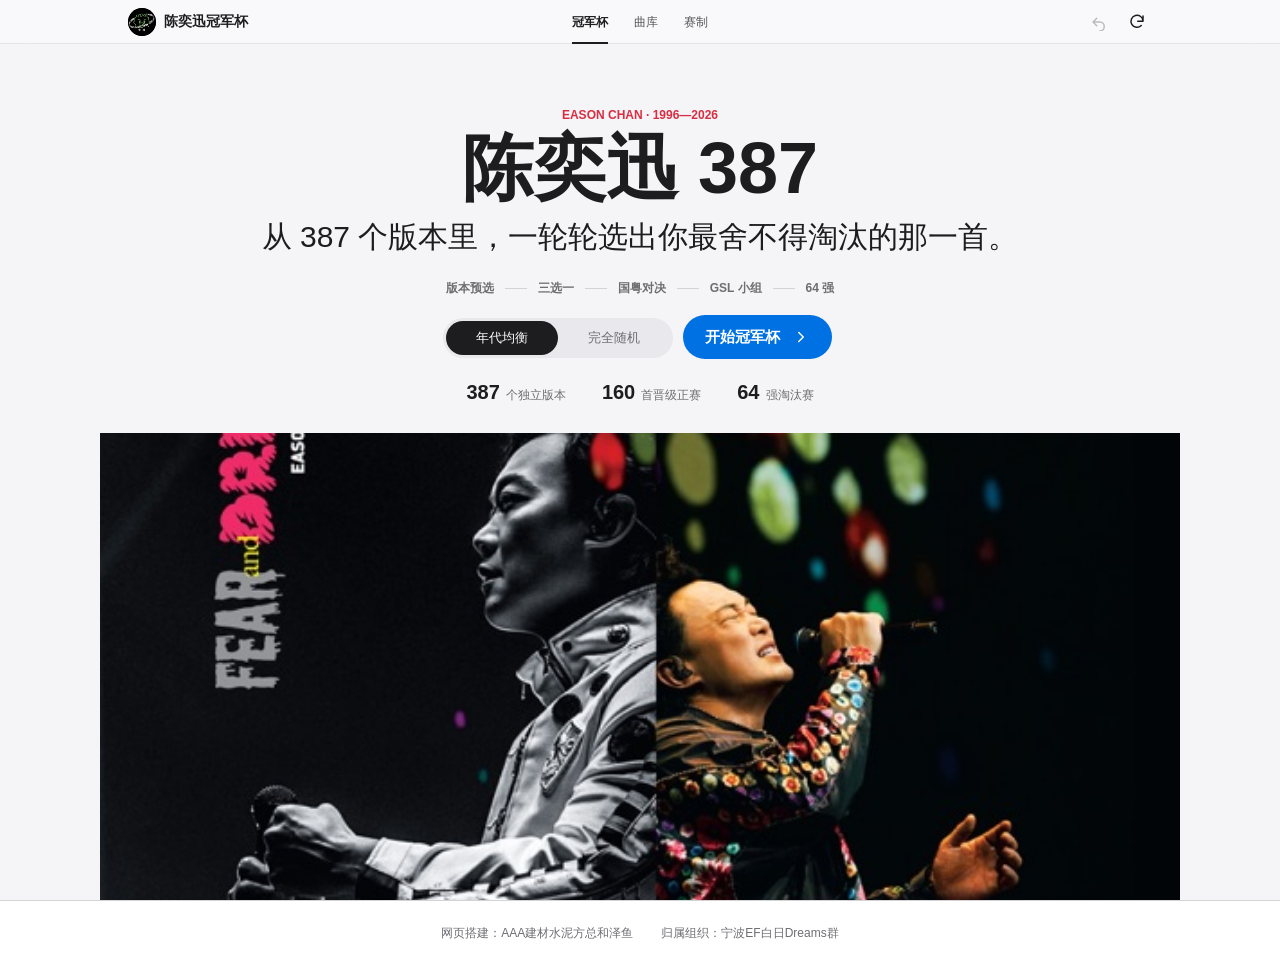
<file: index.html>
<!doctype html>
<html lang="zh-CN">
<head>
  <meta charset="UTF-8">
  <meta name="viewport" content="width=device-width, initial-scale=1.0">
  <meta name="theme-color" content="#f5f5f7">
  <link rel="manifest" href="manifest.webmanifest">
  <link rel="icon" type="image/png" href="assets/branding/ningbo-ef-logo-square.png">
  <title>陈奕迅 387 | 私人冠军杯</title>
  <link rel="stylesheet" href="styles.css">
</head>
<body>
  <header class="topbar">
    <a class="brand" href="#" aria-label="返回首页"><img class="brand-logo" src="assets/branding/ningbo-ef-logo-square.png" alt=""><span>陈奕迅冠军杯</span></a>
    <nav class="view-tabs" aria-label="页面视图">
      <button class="tab-button active" data-view="game">冠军杯</button>
      <button class="tab-button" data-view="library">曲库</button>
      <button class="tab-button" data-view="method">赛制</button>
    </nav>
    <div class="toolbar">
      <button class="icon-button" id="undoButton" title="撤销上一步" aria-label="撤销上一步" disabled>
        <svg viewBox="0 0 24 24" aria-hidden="true"><path d="M9 7 4 12l5 5M5 12h8a6 6 0 1 1 0 12"/></svg>
      </button>
      <button class="icon-button" id="restartButton" title="重新开始" aria-label="重新开始">
        <svg viewBox="0 0 24 24" aria-hidden="true"><path d="M20 11a8 8 0 1 0-2.34 5.66M20 4v7h-7"/></svg>
      </button>
    </div>
  </header>

  <main>
    <section class="view active" id="gameView">
      <div id="setupScreen" class="setup-screen">
        <div class="cover-stage" aria-hidden="true">
          <img src="assets/covers/1831490372.jpg" alt="">
          <div class="record"><span></span></div>
          <div class="cover-caption"><span data-catalog-size>387</span> VERSIONS · ONE CHAMPION</div>
        </div>
        <div class="setup-copy">
          <p class="eyebrow">EASON CHAN · 1996—2026</p>
          <h1>陈奕迅 <span data-catalog-size>387</span></h1>
          <p class="hero-subtitle">从 <span data-catalog-size>387</span> 个版本里，一轮轮选出你最舍不得淘汰的那一首。</p>
          <div class="format-strip" aria-label="比赛阶段">
            <span>版本预选</span><i></i><span>三选一</span><i></i><span>国粤对决</span><i></i><span>GSL 小组</span><i></i><span>64 强</span>
          </div>
          <div class="mode-control" role="group" aria-label="编组方式">
            <button class="mode-button active" data-mode="balanced">年代均衡</button>
            <button class="mode-button" data-mode="random">完全随机</button>
          </div>
          <button class="primary-button" id="startButton">开始冠军杯<svg viewBox="0 0 24 24" aria-hidden="true"><path d="m9 18 6-6-6-6"/></svg></button>
          <button class="resume-button hidden" id="resumeButton">继续上次赛程</button>
          <dl class="game-facts">
            <div><dt data-catalog-size>387</dt><dd>个独立版本</dd></div>
            <div><dt>160</dt><dd>首晋级正赛</dd></div>
            <div><dt>64</dt><dd>强淘汰赛</dd></div>
          </dl>
        </div>
      </div>

      <div id="stageScreen" class="match-screen hidden">
        <div class="match-head">
          <div><p class="eyebrow" id="stageKicker"></p><h2 id="stageTitle"></h2><p class="stage-rule" id="stageRule"></p></div>
          <div class="match-counter"><strong id="stageNumber">01</strong><span id="stageTotal"></span></div>
        </div>
        <div class="progress-track" aria-label="比赛进度"><span id="progressBar"></span></div>
        <div class="group-grid" id="groupGrid"></div>
        <div class="stage-submit-wrap"><button class="primary-button stage-submit" id="stageSubmit" disabled>选出这一首</button></div>
        <div class="decision-ticker"><span id="remainingText"></span><span class="ticker-line"></span><span id="survivorText"></span></div>
      </div>

      <div id="championScreen" class="champion-screen hidden">
        <div class="champion-hero">
          <div class="champion-art"><img id="championCover" src="assets/covers/1831490372.jpg" alt="冠军歌曲封面"><span class="champion-ring"></span><span class="champion-number">01</span></div>
          <div class="champion-copy">
            <p class="eyebrow">YOUR EASON CHAMPION</p><h2 id="championTitle"></h2><p id="championPath" class="champion-path"></p>
            <div class="champion-actions"><button class="primary-button" id="copyButton">复制冠军结果</button><button class="secondary-button" id="downloadSummaryButton">生成结果图</button><button class="secondary-button" id="playAgainButton">再选一次</button></div>
            <div class="finalists" id="finalists"></div>
          </div>
        </div>
        <section class="champion-story" aria-labelledby="storyTitle">
          <div class="story-heading"><div><p class="eyebrow">YOUR CHAMPION MAP</p><h3 id="storyTitle">这首歌怎么走到了最后</h3></div><p>它一路赢过谁、哪一票让你想得最久，以及最后四强都在这里。</p></div>
          <div class="story-stage">
            <div class="story-lane story-lane-left"><p class="story-lane-title">冠军之路</p><div id="championRoad"></div></div>
            <article class="story-champion" id="storyChampion"></article>
            <div class="story-lane story-lane-right"><p class="story-lane-title">最难放下</p><div id="emotionalMatches"></div></div>
          </div>
          <div class="story-finals" id="storyFinals"></div>
        </section>
        <section class="ai-analysis" aria-labelledby="aiAnalysisTitle">
          <div class="ai-analysis-heading">
            <div><p class="eyebrow">DEEPSEEK PRO 赛后解析</p><h3 id="aiAnalysisTitle">从每一次取舍里再看一遍</h3></div>
            <div class="ai-analysis-action">
              <button class="primary-button" id="analyzeChoicesButton" type="button">生成 DeepSeek Pro 解析</button>
              <p>只发送冠军、四强和 12 场代表性对局的匿名汇总，不发送完整投票记录。</p>
            </div>
          </div>
          <div class="ai-analysis-status" id="aiAnalysisStatus" role="status" aria-live="polite"></div>
          <article class="ai-analysis-result hidden" id="aiAnalysisResult">
            <p class="ai-analysis-kicker">你的选择侧写</p>
            <h4 id="aiAnalysisHeadline"></h4>
            <p class="ai-analysis-summary" id="aiAnalysisSummary"></p>
            <ol class="ai-analysis-observations" id="aiAnalysisObservations"></ol>
            <section class="ai-analysis-comparisons hidden" id="aiAnalysisComparisonsWrap" aria-labelledby="aiAnalysisComparisonsTitle">
              <p class="ai-analysis-comparisons-title" id="aiAnalysisComparisonsTitle">关键歌曲对比</p>
              <div id="aiAnalysisComparisons"></div>
            </section>
            <p class="ai-analysis-closing" id="aiAnalysisClosing"></p>
          </article>
        </section>
        <section class="season-summary" aria-labelledby="summaryTitle">
          <div class="summary-heading"><div><p class="eyebrow">YOUR VOTING STORY</p><h3 id="summaryTitle">回头看看你都淘汰了谁</h3></div><p>每一轮的选择都记在这里，可以按阶段慢慢回看。</p></div>
          <div class="summary-stats" id="summaryStats"></div>
          <div class="summary-highlight" id="summaryHighlight"></div>
          <div class="summary-toolbar"><div class="filter-pills" id="summaryFilters"></div><button class="secondary-button hidden" id="exportVotesButton">导出完整记录</button></div>
          <div class="vote-timeline" id="voteTimeline"></div>
        </section>
      </div>
    </section>

    <section class="view library-view" id="libraryView">
      <div class="section-heading"><div><p class="eyebrow">THE <span data-catalog-size>387</span></p><h2>完整版本曲库</h2></div><p>同名歌曲按不同 Spotify Track ID 分开参赛。录音室、现场和特别版本都会保留；重制版和已经确认的重复版本不参赛。</p></div>
      <div class="library-toolbar"><input id="librarySearch" type="search" placeholder="搜索歌曲、版本或专辑" aria-label="搜索歌曲、版本或专辑"><div class="filter-pills" id="libraryFilters"><button class="active" data-filter="all">全部</button><button data-filter="studio">录音室</button><button data-filter="live">现场</button><button data-filter="fear">F&amp;D</button></div></div>
      <div class="library-grid" id="libraryGrid"></div>
    </section>

    <section class="view method-view" id="methodView">
      <div class="section-heading"><div><p class="eyebrow">FORMAT &amp; SOURCES</p><h2>怎么从曲库走到冠军</h2></div><p>先处理同名版本和国粤版本，再进入小组赛和淘汰赛。复活机会只出现在前半程。</p></div>
      <div class="method-grid format-method">
        <article><span>01</span><h3>版本预选</h3><p>同一首歌有多个录音室或现场版本时，先选出一个代表。《六月飞霜》也会单独选版本。</p></article>
        <article><span>02</span><h3>三选一海选</h3><p>其余版本大多三选一，产生 151 个席位；国粤对应曲先留在候场区。</p></article>
        <article><span>03</span><h3>国粤对决</h3><p>七组国粤对应曲各选一首，再和《六月飞霜》一起补齐 160 强。</p></article>
        <article><span>04</span><h3>GSL 小组赛</h3><p>40 个小组采用两胜晋级、两负出局；小组第二还要参加最后机会赛。</p></article>
        <article><span>05</span><h3>淘汰赛</h3><p>64 强前两轮允许输一次，16 强起单场定胜负，最后四强用 Page 赛制决出冠军。</p></article>
      </div>
      <div class="source-band"><div><span class="source-stat" data-catalog-size>387</span><span>个参赛版本</span></div><div><span class="source-stat">104</span><span>张对应专辑封面</span></div><div><span class="source-stat">5+</span><span>个平台交叉核对</span></div></div>
      <div class="source-links">
        <a href="version-review.html">同名版本审查表 →</a>
        <a href="https://musiccup.app" target="_blank" rel="noreferrer">赛制参考：MusicCup ↗</a>
        <a href="https://music.apple.com/hk/artist/%E9%99%B3%E5%A5%95%E8%BF%85/137938148" target="_blank" rel="noreferrer">专辑、封面与试听：Apple Music ↗</a>
        <a href="https://open.spotify.com/artist/2QcZxAgcs2I1q7CtCkl6MI" target="_blank" rel="noreferrer">热门曲目交叉核对：Spotify ↗</a>
        <a href="https://search.bilibili.com/all?keyword=%E9%99%88%E5%A5%95%E8%BF%85%20%E7%BB%8F%E5%85%B8%E6%AD%8C%E6%9B%B2&order=click" target="_blank" rel="noreferrer">中文热度交叉核对：哔哩哔哩 ↗</a>
      </div>
      <p class="disclaimer">平台热度只用于选入曲库，不在游戏中显示名次或伪精确分数。歌曲、封面与试听版权归原权利人所有。</p>
    </section>
  </main>
  <footer class="site-footer">
    <p>网页搭建：AAA建材水泥方总和泽鱼</p>
    <p>归属组织：宁波EF白日Dreams群</p>
  </footer>
  <div class="result-poster-modal hidden" id="resultPosterModal" role="dialog" aria-modal="true" aria-labelledby="resultPosterTitle">
    <div class="result-poster-dialog">
      <div class="result-poster-head">
        <div><p class="eyebrow">SHARE YOUR CHAMPION</p><h2 id="resultPosterTitle">保存你的冠军之路</h2></div>
        <button class="poster-close-button" id="closePosterButton" type="button" aria-label="关闭结果图预览">×</button>
      </div>
      <div class="result-poster-stage" id="resultPosterStage" aria-live="polite">
        <div class="poster-generating" id="posterGenerating"><span></span><strong>正在生成高清结果图</strong><p>正在整理冠军、四强、夺冠之路和网站二维码。</p></div>
        <img class="result-poster-preview hidden" id="resultPosterPreview" src="assets/branding/result-poster-background.jpg" alt="个人冠军杯结果图">
      </div>
      <p class="poster-mobile-hint" id="posterMobileHint">手机可使用系统分享；在微信或QQ内无法下载时，可长按上方图片保存。</p>
      <div class="result-poster-actions">
        <button class="primary-button" id="sharePosterButton" type="button" disabled>分享图片</button>
        <button class="secondary-button" id="savePosterButton" type="button" disabled>保存图片</button>
        <button class="secondary-button" id="cancelPosterButton" type="button">返回总结</button>
      </div>
    </div>
  </div>
  <div class="toast" id="toast" role="status" aria-live="polite"></div><audio id="previewAudio" preload="none"></audio>
  <script src="music-data.js"></script><script src="spotify-catalog.js"></script><script src="spotify-media.js"></script><script src="track-previews.js"></script><script src="review-exclusions.js"></script><script src="version-review-decisions.js"></script><script src="result-poster.js"></script><script src="app.js"></script>
</body>
</html>
</file>
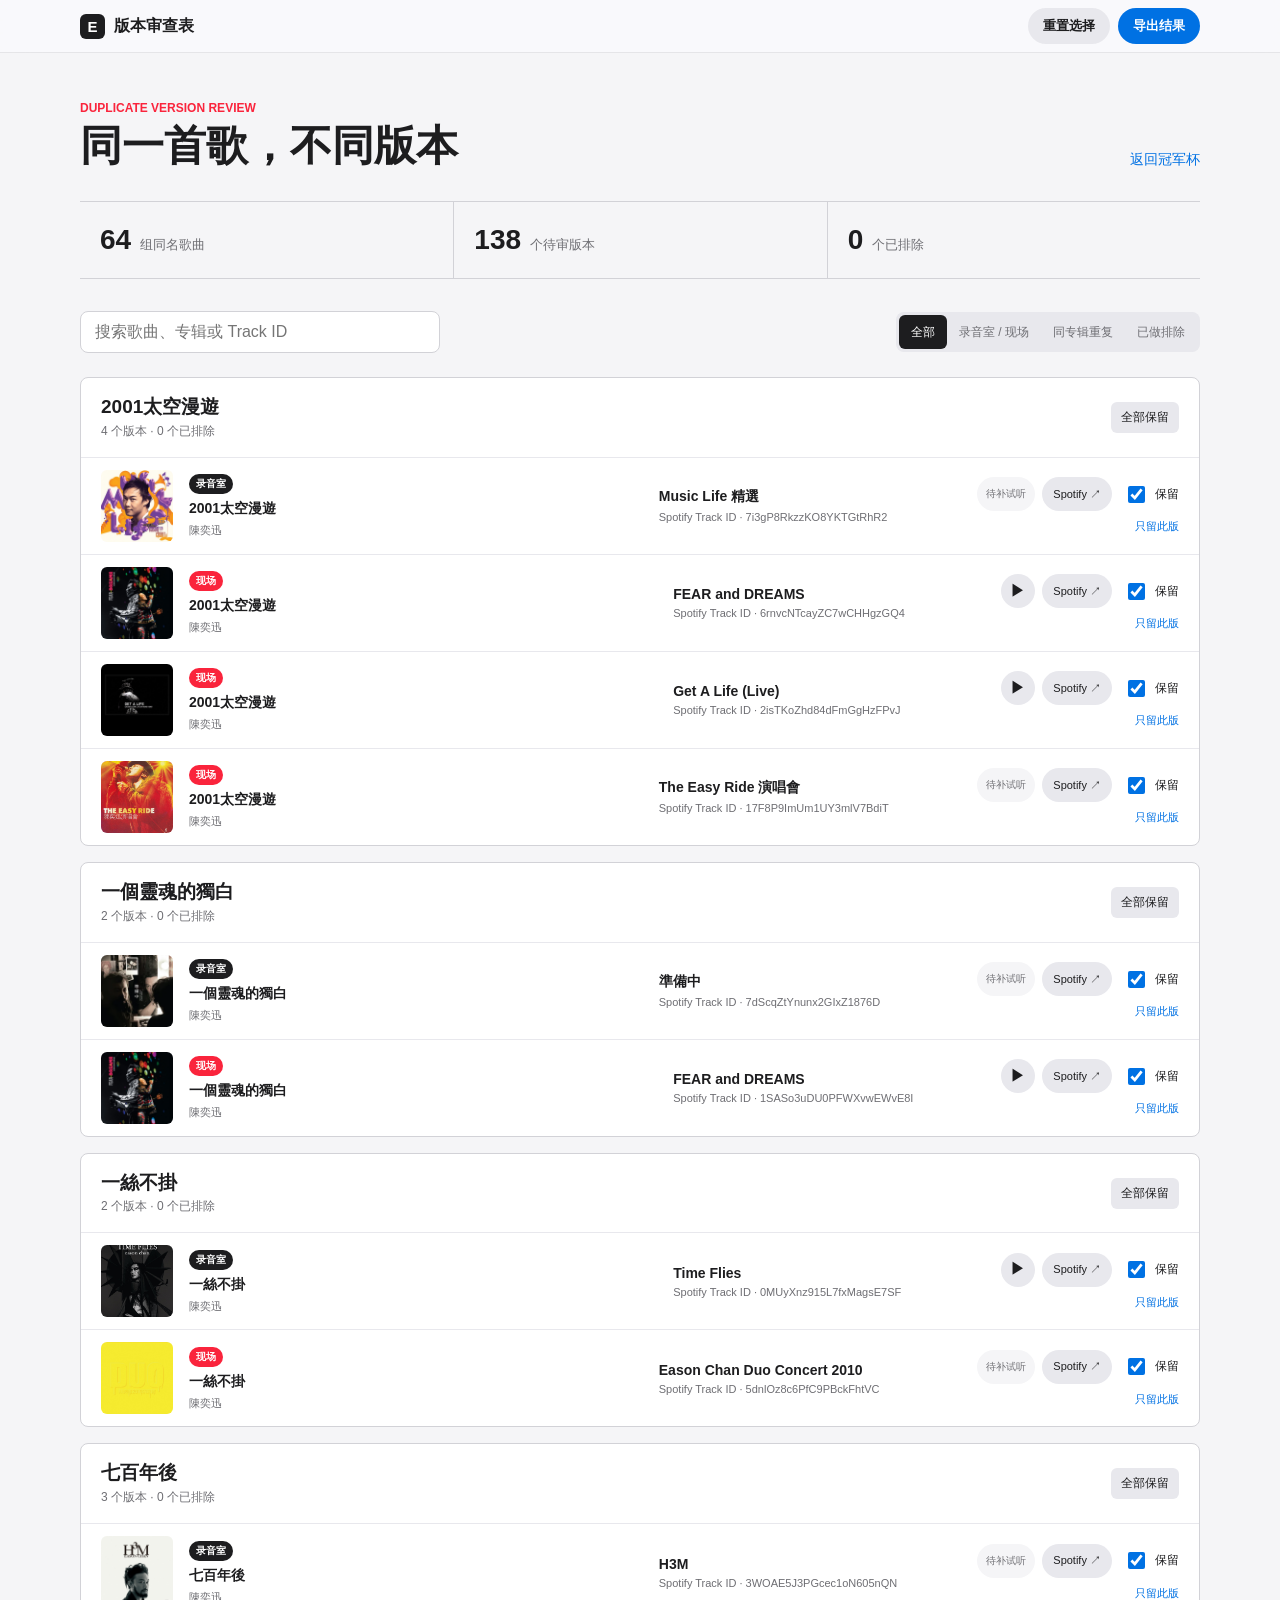
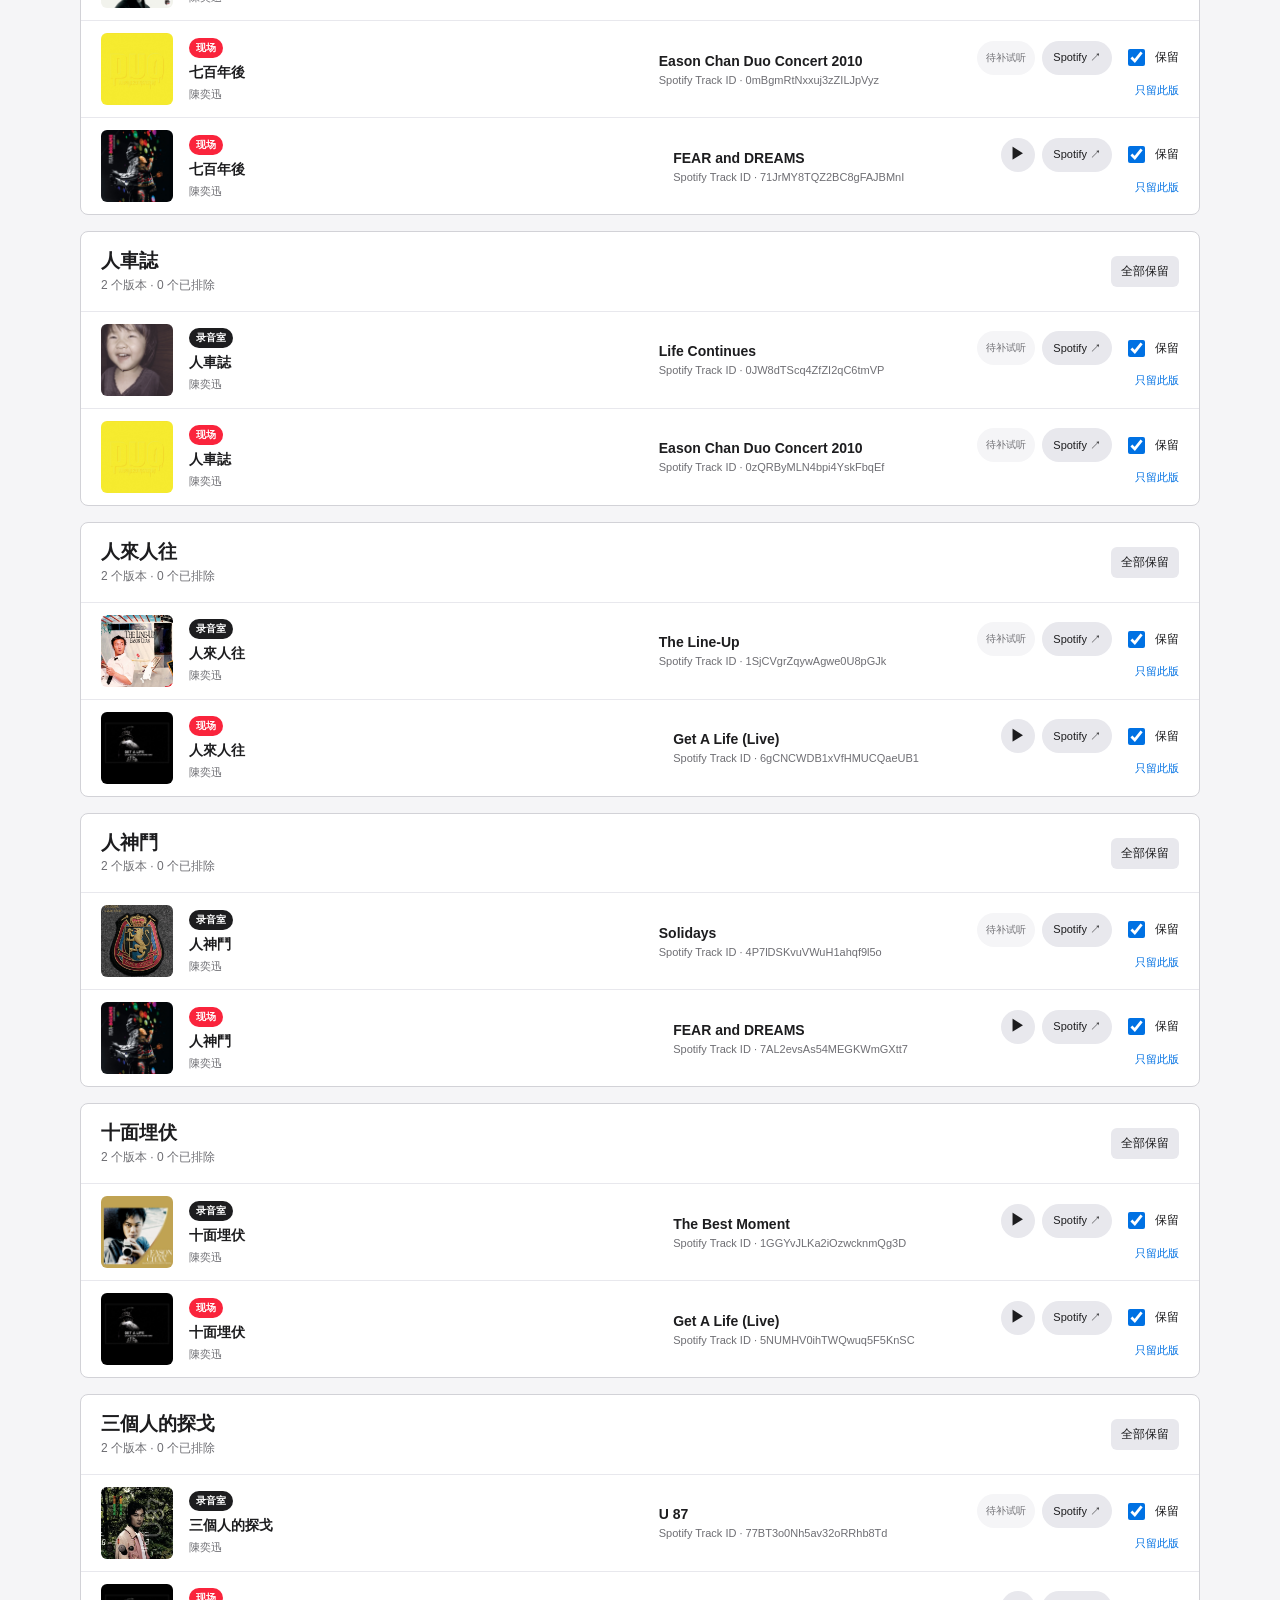
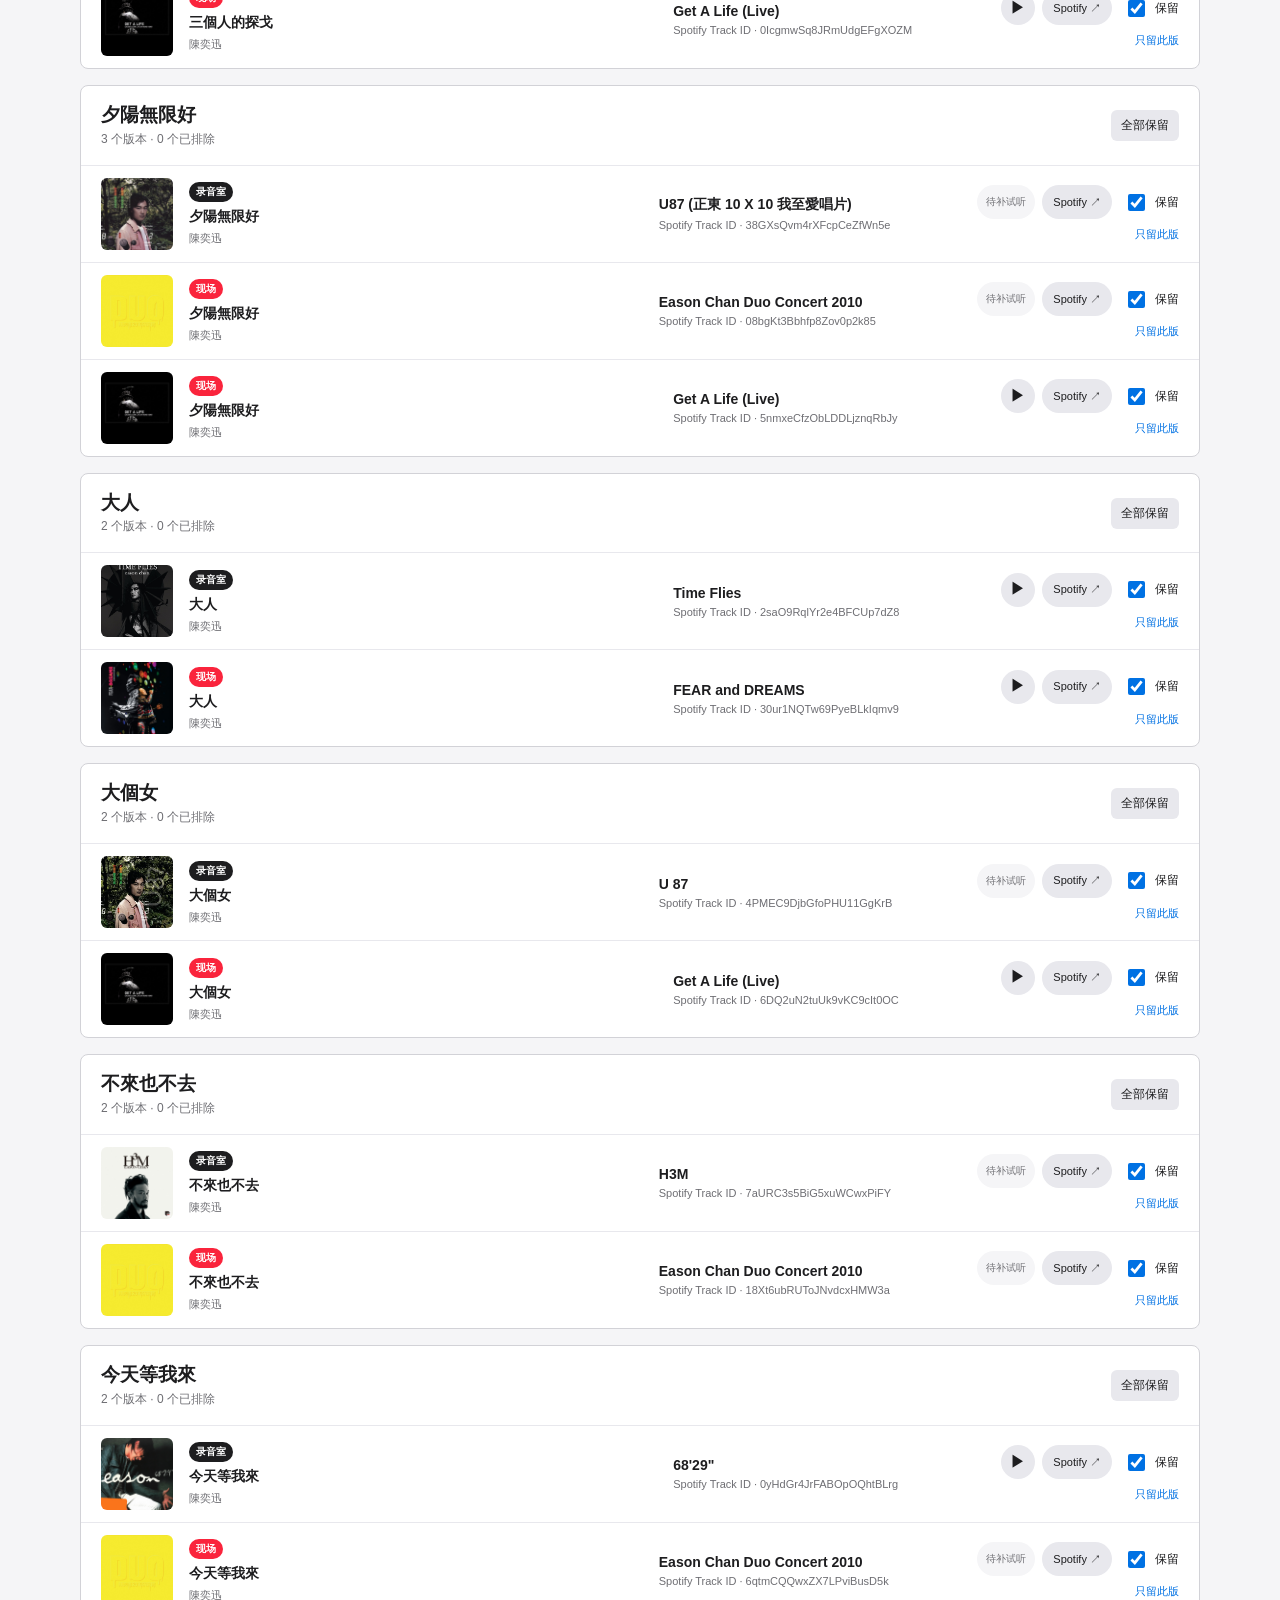
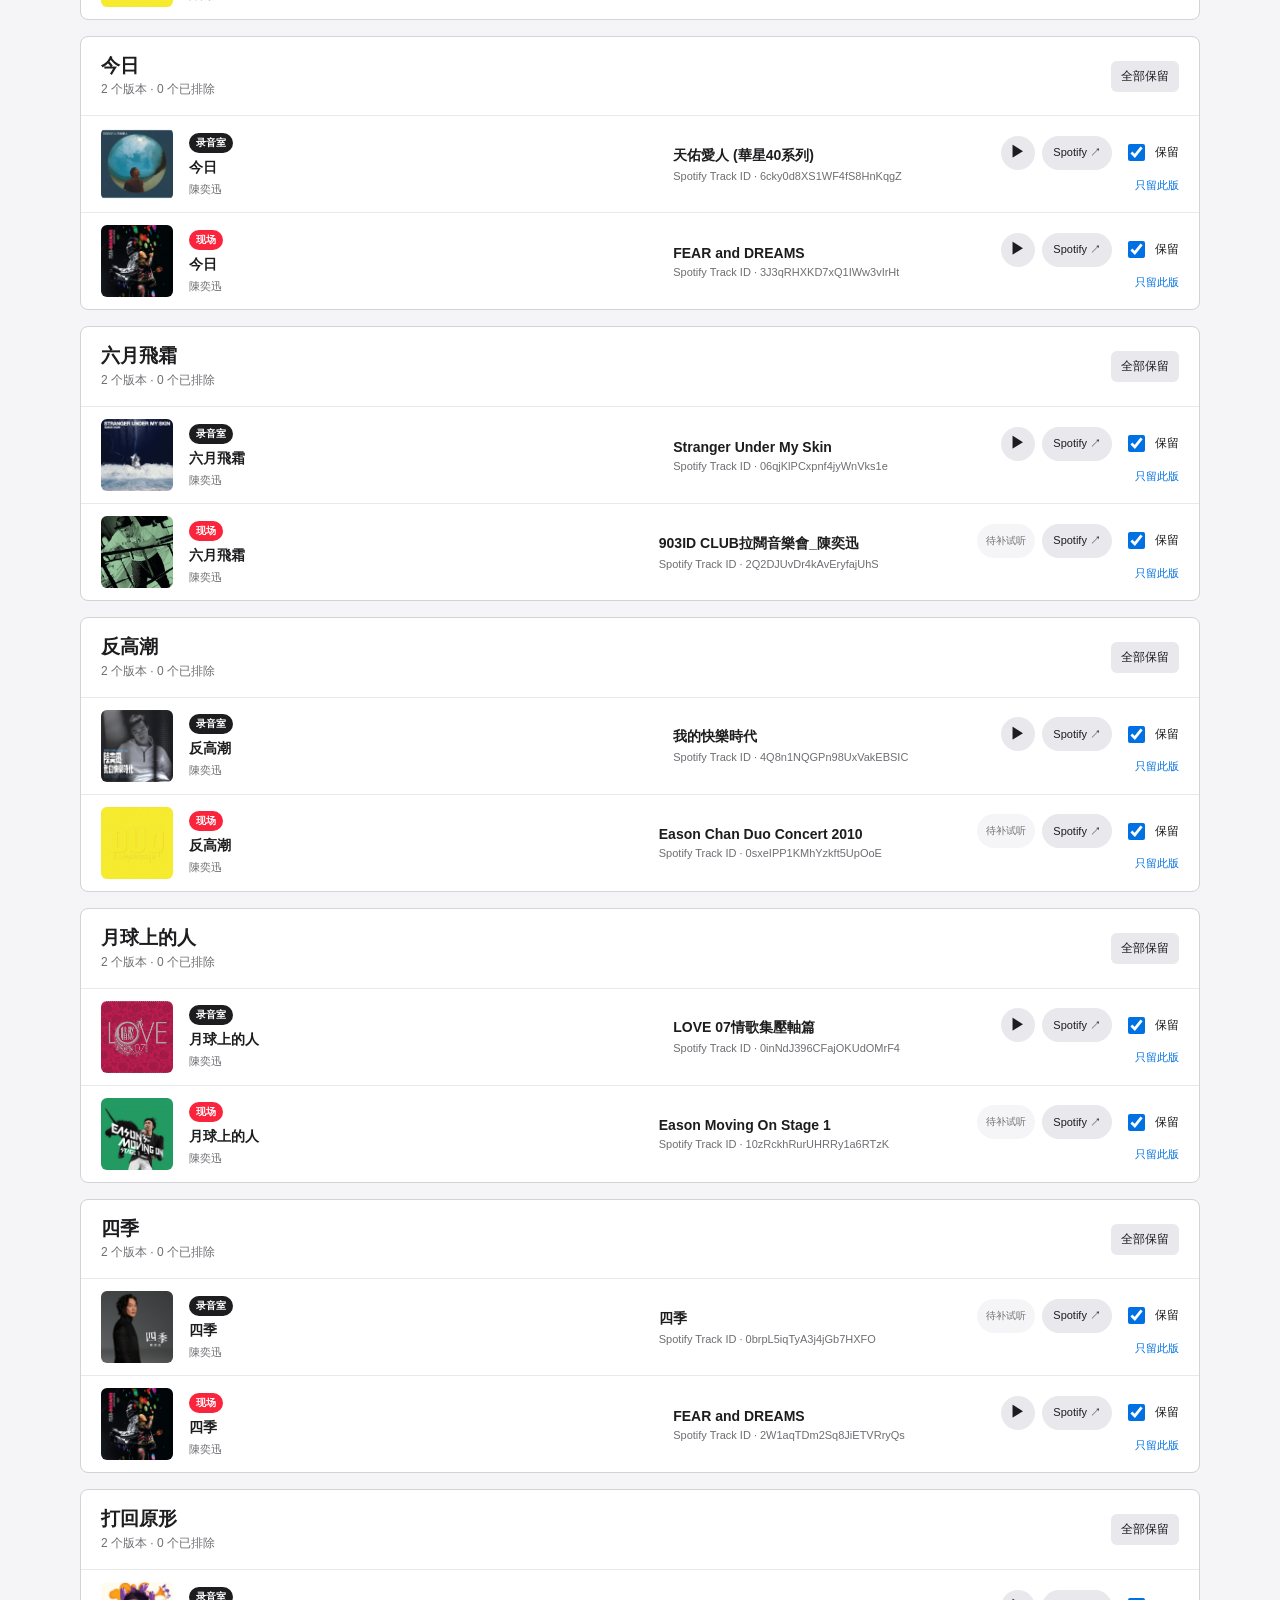
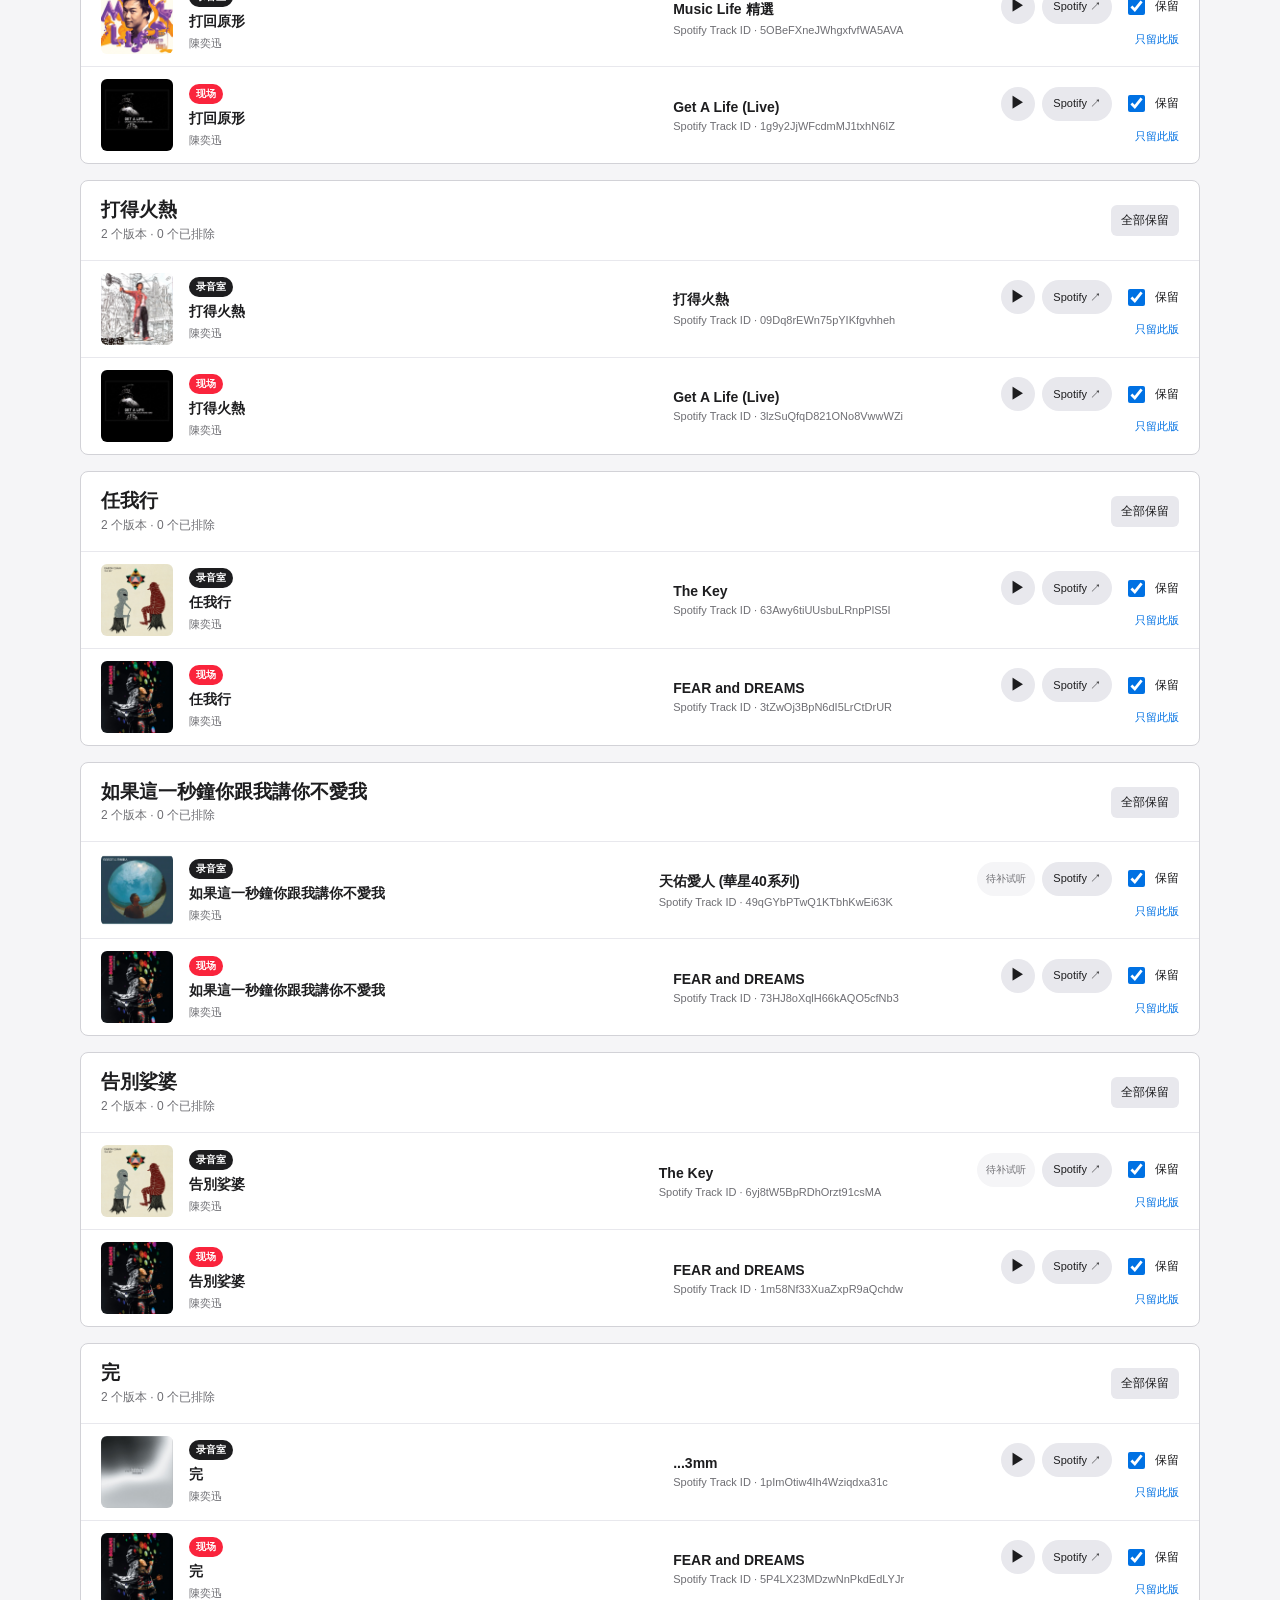
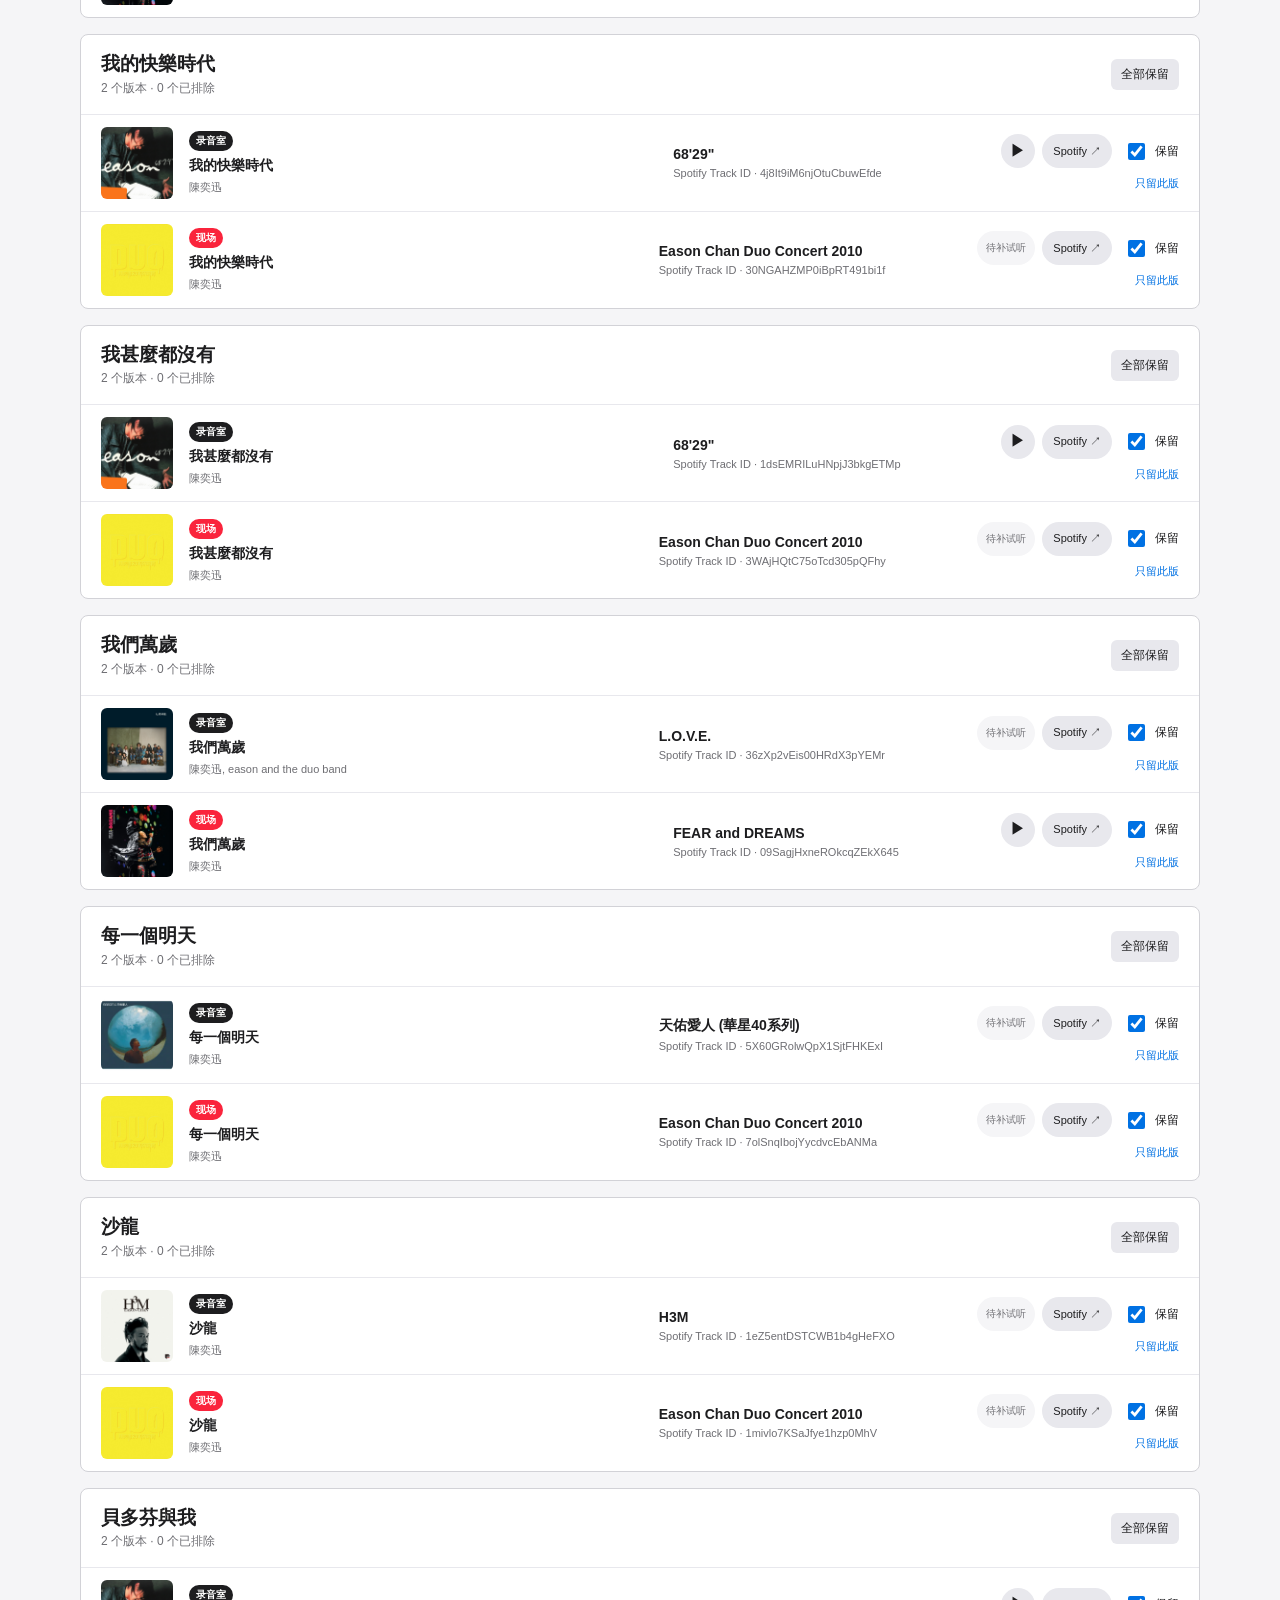
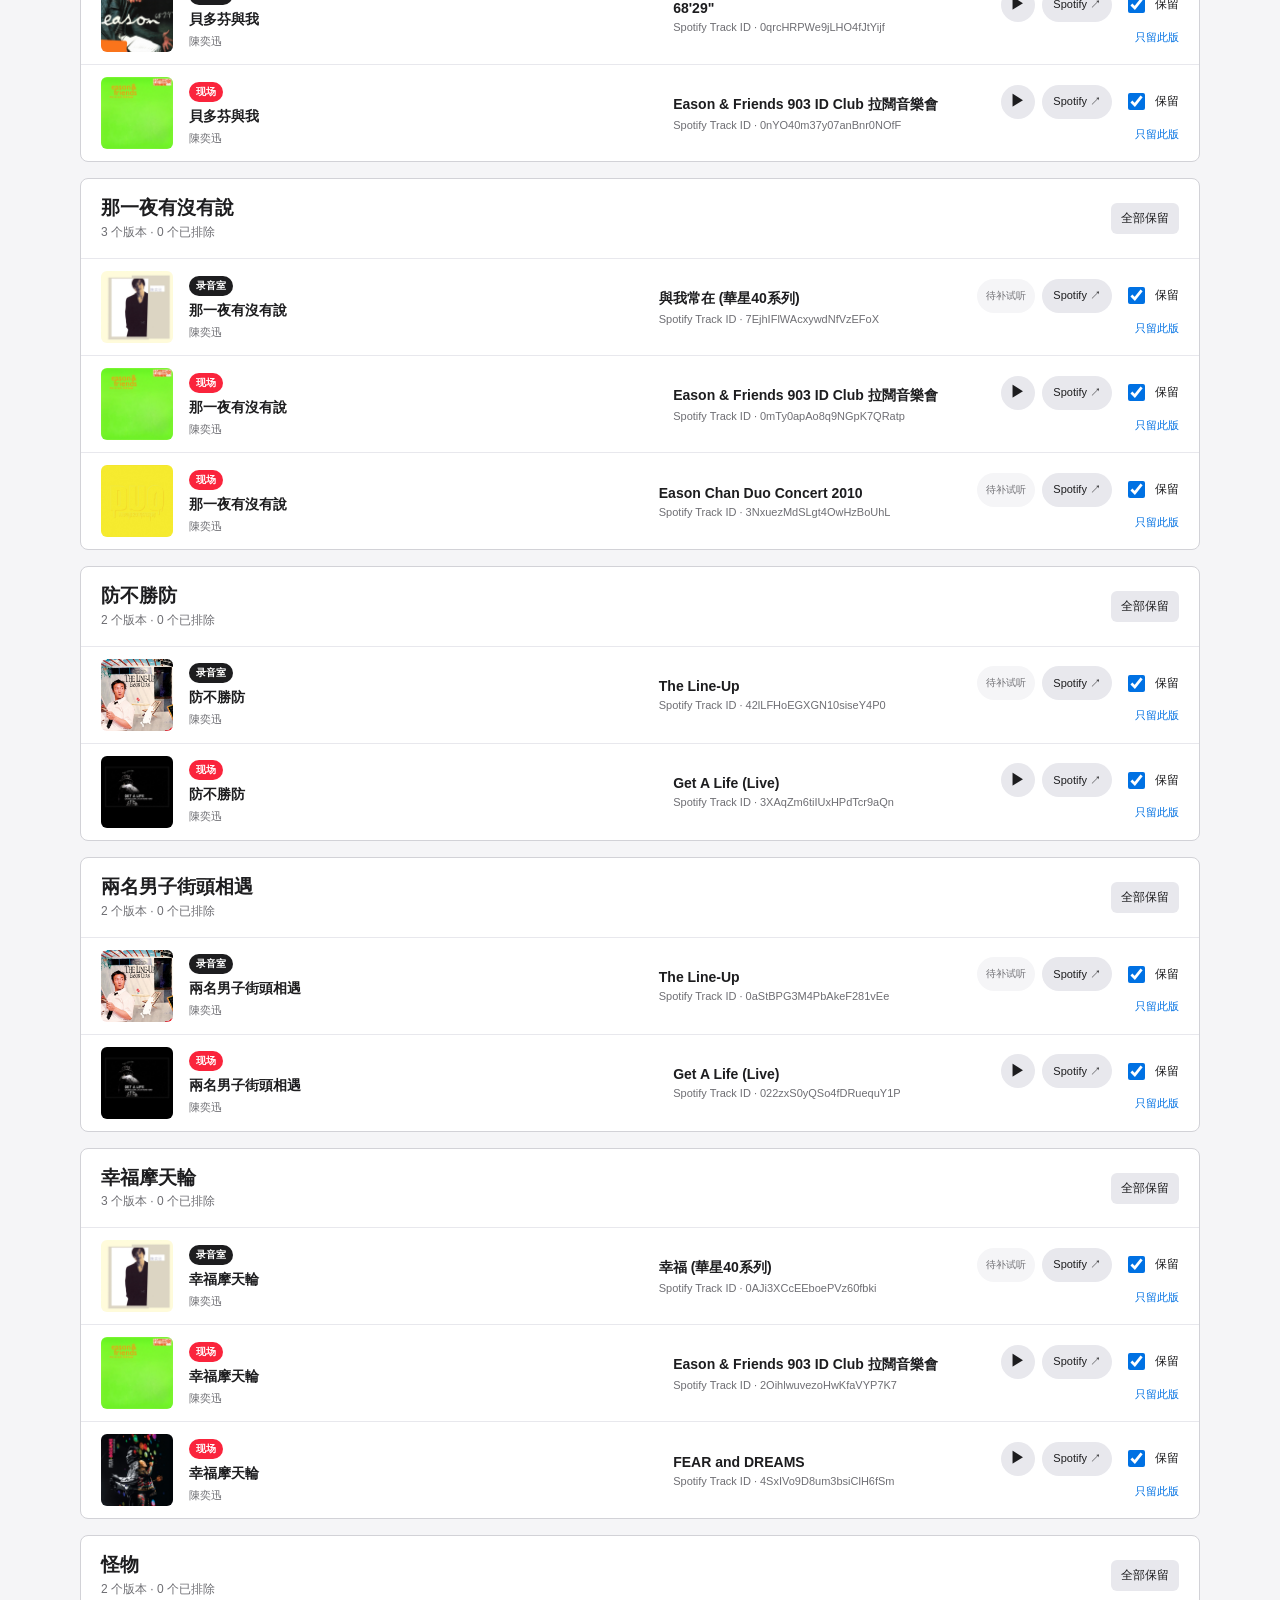
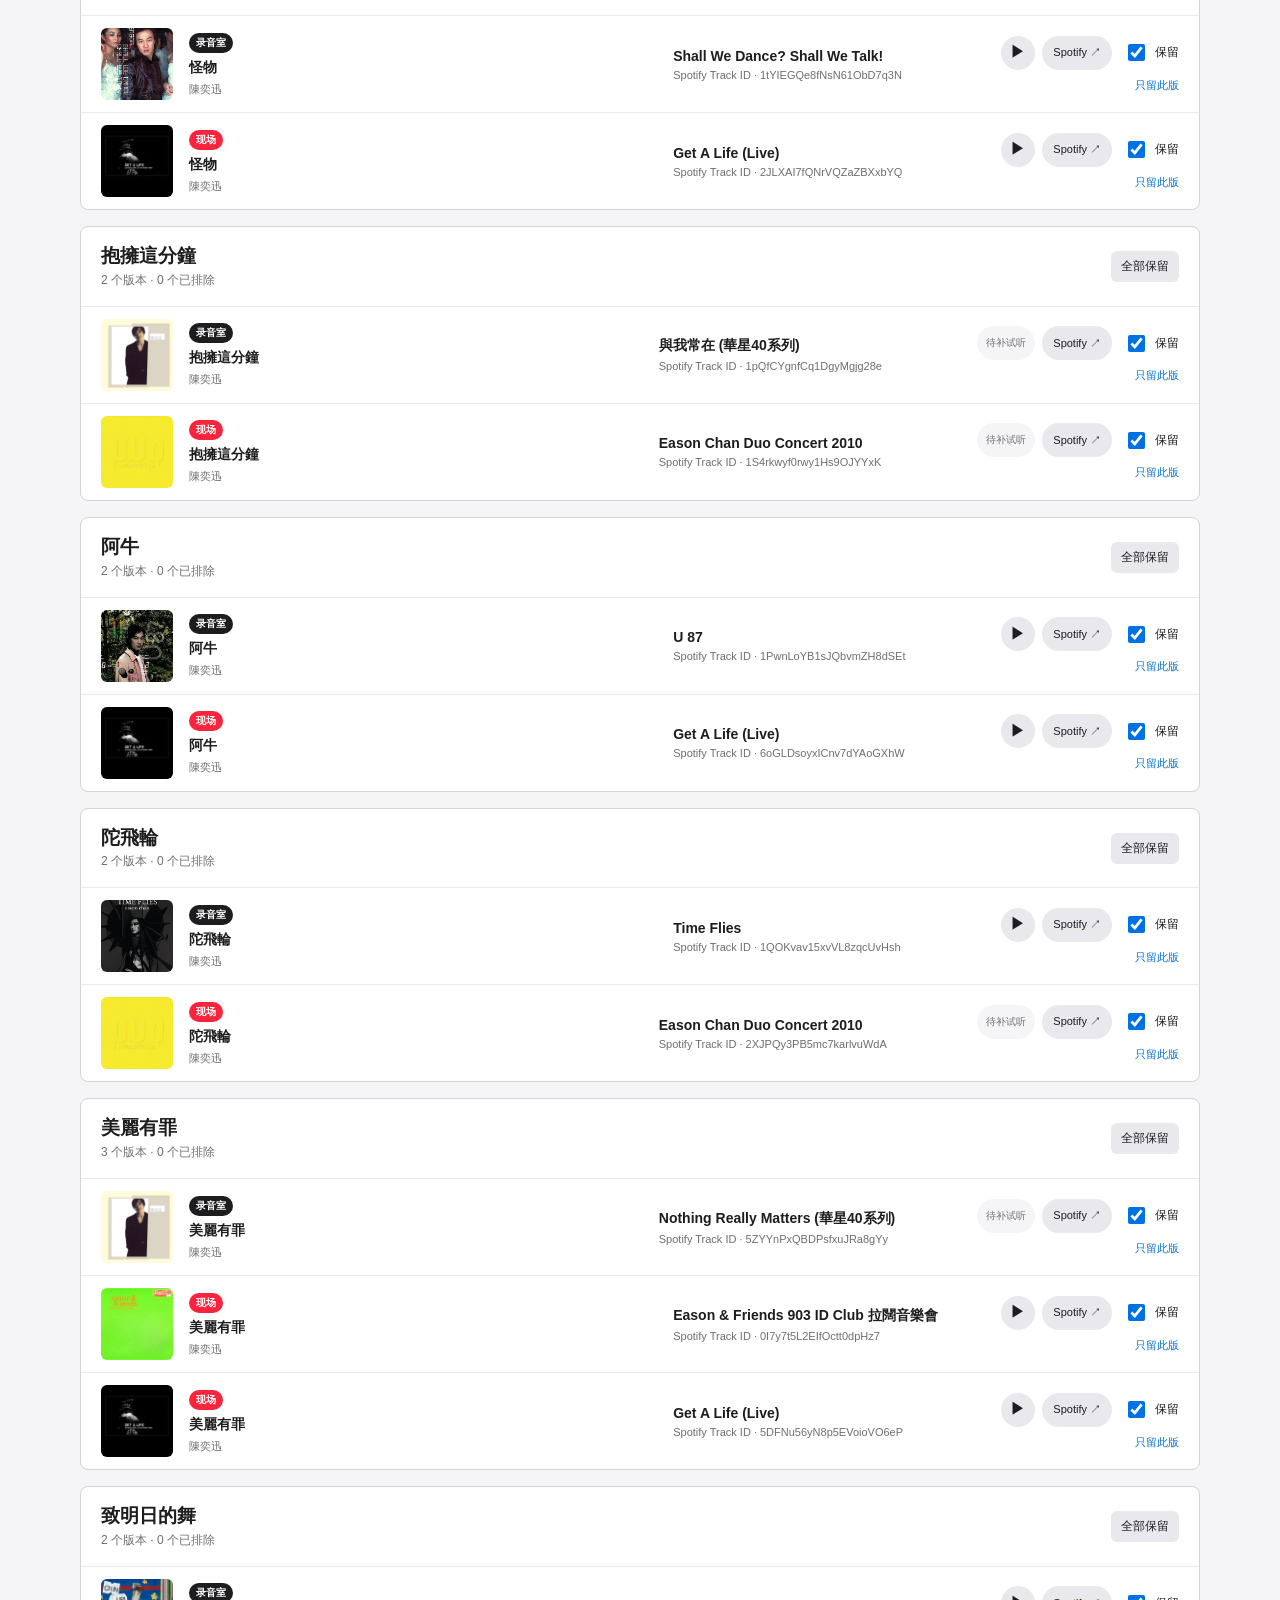
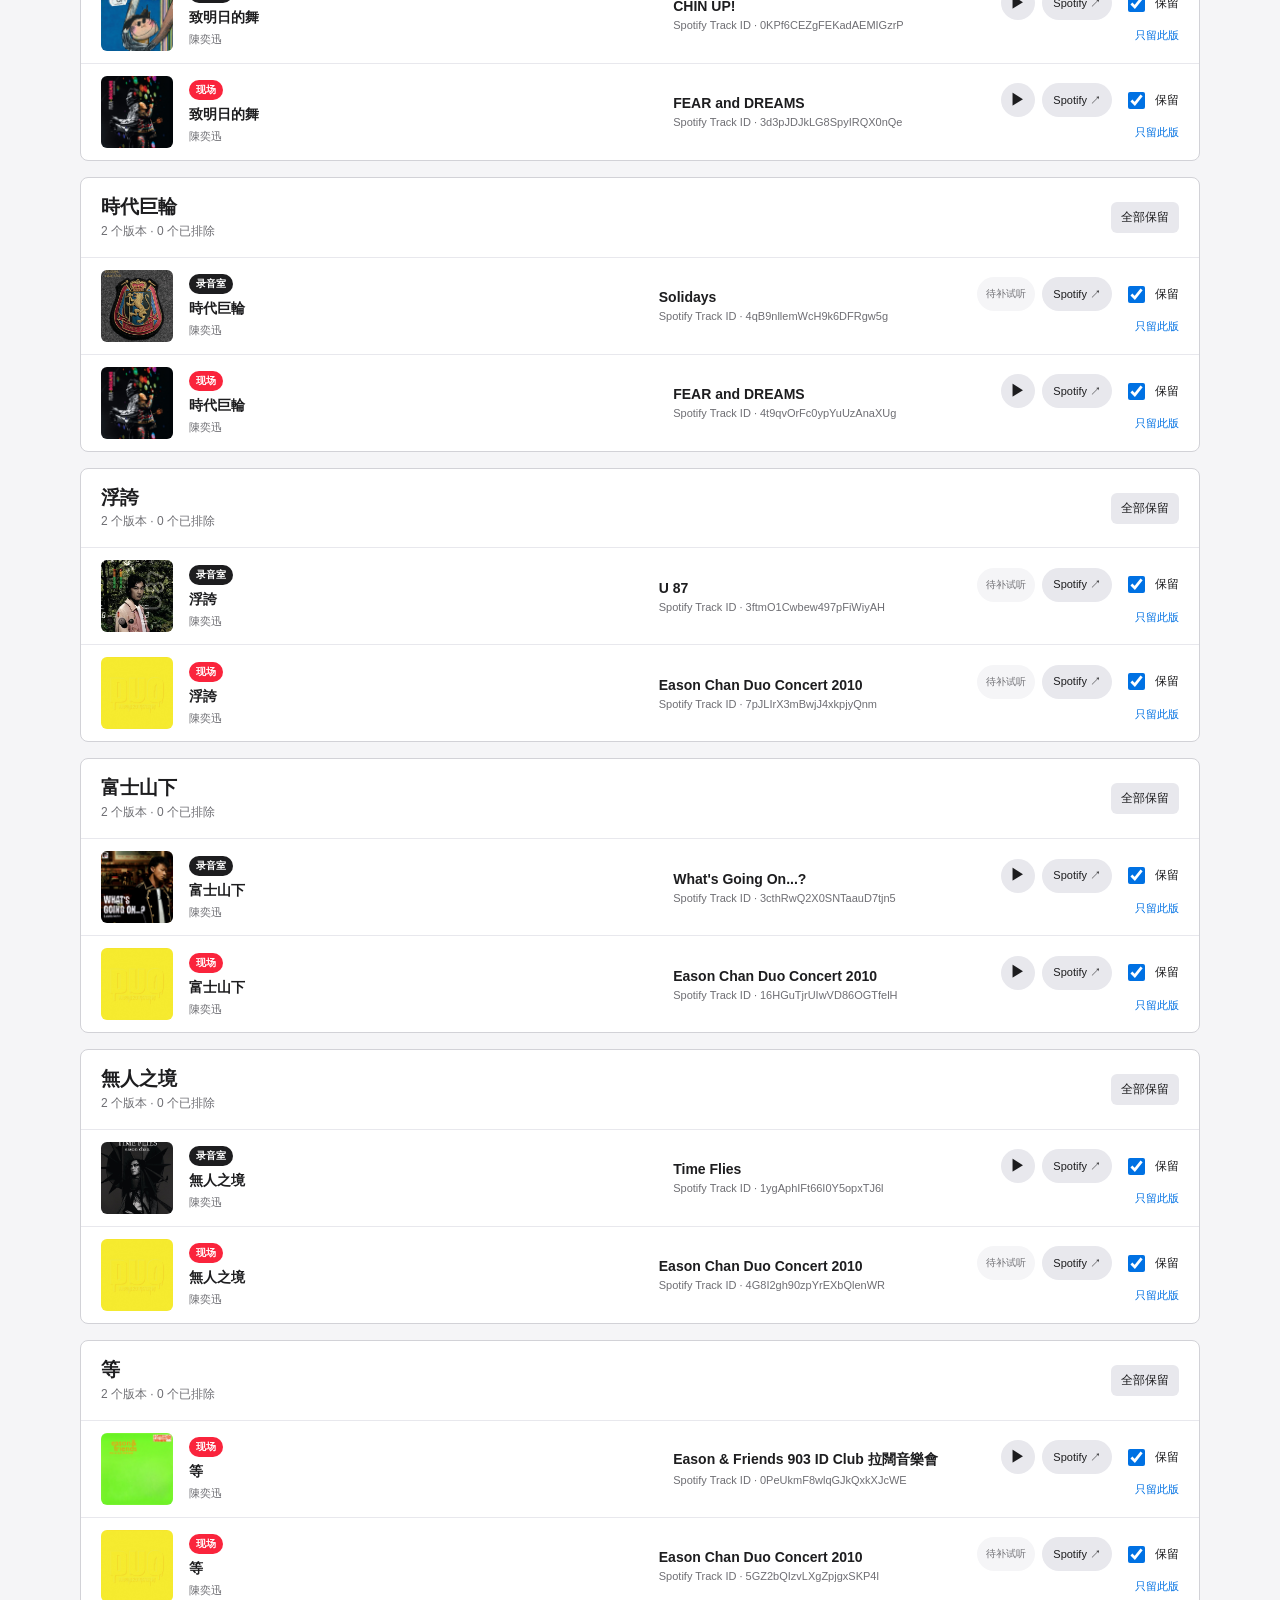
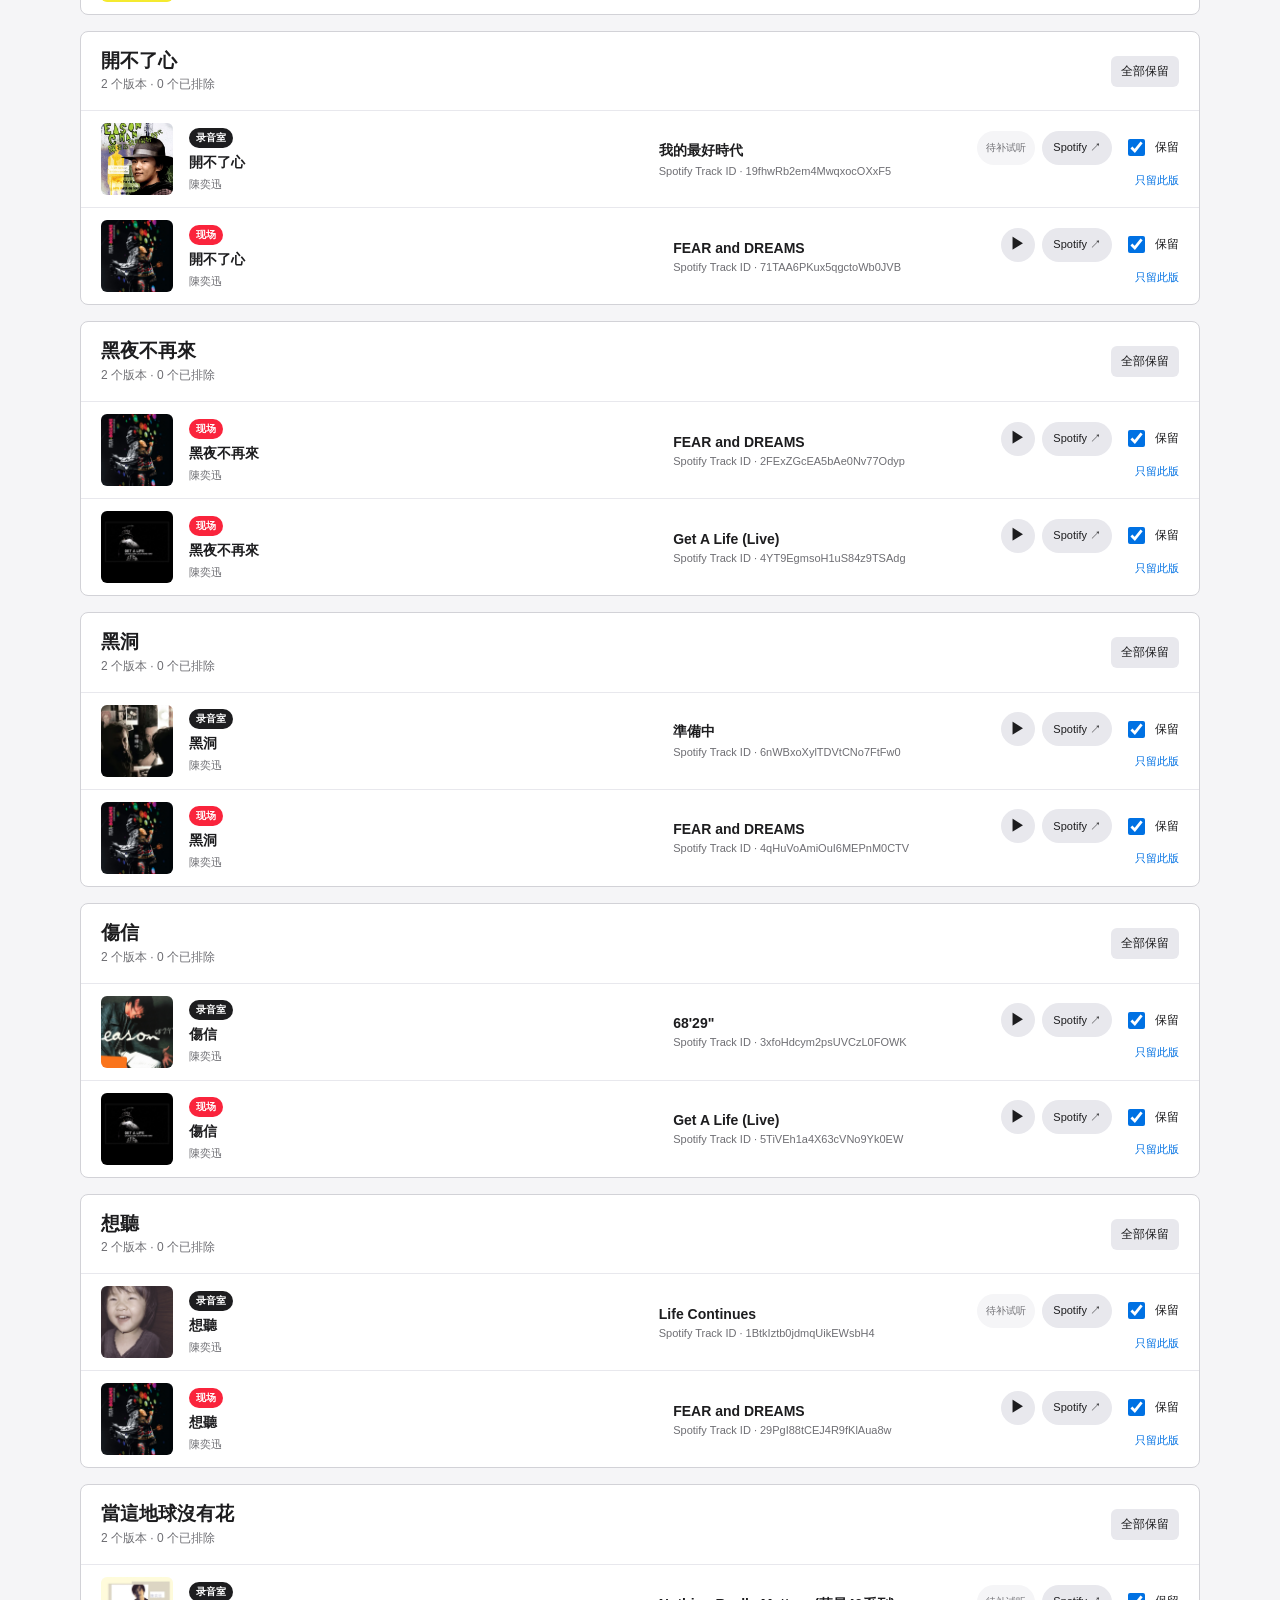
<file: version-review.html>
<!doctype html>
<html lang="zh-CN">
<head>
  <meta charset="UTF-8">
  <meta name="viewport" content="width=device-width, initial-scale=1.0">
  <meta name="theme-color" content="#f5f5f7">
  <title>同名版本审查表 | 陈奕迅冠军杯</title>
  <link rel="stylesheet" href="version-review.css">
</head>
<body>
  <header class="review-topbar">
    <a class="review-brand" href="index.html"><span>E</span><strong>版本审查表</strong></a>
    <div class="top-actions"><button class="quiet-button" id="resetReview">重置选择</button><button class="primary-button" id="exportReview">导出结果</button></div>
  </header>
  <main class="review-main">
    <section class="review-heading"><div><p class="eyebrow">DUPLICATE VERSION REVIEW</p><h1>同一首歌，不同版本</h1></div><a class="back-link" href="index.html">返回冠军杯</a></section>
    <section class="review-stats" aria-label="审查统计"><div><strong id="groupCount">0</strong><span>组同名歌曲</span></div><div><strong id="versionCount">0</strong><span>个待审版本</span></div><div><strong id="excludedCount">0</strong><span>个已排除</span></div></section>
    <section class="review-toolbar">
      <input id="reviewSearch" type="search" placeholder="搜索歌曲、专辑或 Track ID" aria-label="搜索同名版本">
      <div class="filter-control" id="reviewFilters" role="group" aria-label="版本分组筛选"><button class="active" data-filter="all">全部</button><button data-filter="mixed">录音室 / 现场</button><button data-filter="same-album">同专辑重复</button><button data-filter="excluded">已做排除</button></div>
    </section>
    <div class="review-list" id="reviewList"></div>
  </main>
  <div class="toast" id="reviewToast" role="status" aria-live="polite"></div><audio id="reviewAudio" preload="none"></audio>
  <script src="music-data.js"></script><script src="spotify-catalog.js"></script><script src="spotify-media.js"></script><script src="track-previews.js"></script><script src="review-exclusions.js"></script><script src="version-review-decisions.js"></script><script src="version-review.js"></script>
</body>
</html>
</file>
<file: styles.css>
@font-face {
  font-family: "PingFangShaoHua";
  src: url("assets/fonts/pingfang-shaohua.woff2") format("woff2");
  font-style: normal;
  font-weight: 400;
  font-display: swap;
}

:root {
  --page: #f5f5f7;
  --surface: #ffffff;
  --ink: #1d1d1f;
  --secondary: #6e6e73;
  --line: #d2d2d7;
  --soft: #e8e8ed;
  --blue: #0071e3;
  --blue-hover: #0077ed;
  --music: #fa243c;
  --green: #0a8f5b;
  --shadow: 0 18px 48px rgba(0, 0, 0, .1);
}

* { box-sizing: border-box; }
html { scroll-behavior: smooth; }
body {
  margin: 0;
  min-width: 320px;
  min-height: 100vh;
  color: var(--ink);
  background: var(--page);
  font-family: -apple-system, BlinkMacSystemFont, "SF Pro Display", "SF Pro Text", "PingFang SC", "Microsoft YaHei", sans-serif;
  -webkit-font-smoothing: antialiased;
}
button, a { font: inherit; }
button { color: inherit; }
svg { width: 18px; height: 18px; fill: none; stroke: currentColor; stroke-width: 2; stroke-linecap: round; stroke-linejoin: round; }
.hidden { display: none !important; }

.topbar {
  position: sticky;
  top: 0;
  z-index: 30;
  height: 52px;
  display: grid;
  grid-template-columns: 1fr auto 1fr;
  align-items: center;
  padding: 0 max(22px, calc((100vw - 1120px) / 2));
  border-bottom: 1px solid rgba(0, 0, 0, .08);
  background: rgba(250, 250, 252, .86);
  backdrop-filter: saturate(180%) blur(20px);
}
.brand { display: inline-flex; align-items: center; gap: 9px; width: max-content; color: inherit; text-decoration: none; font-size: 18px; font-weight: 650; }
.brand-logo { width: 32px; height: 32px; flex: 0 0 auto; border-radius: 50%; object-fit: cover; background: #000; }
.view-tabs { display: flex; align-items: center; gap: 30px; }
.tab-button, .mode-button { border: 0; background: transparent; cursor: pointer; }
.tab-button { padding: 16px 0 14px; color: var(--secondary); font-size: 12px; }
.tab-button:hover, .tab-button.active { color: var(--ink); }
.tab-button.active { font-weight: 650; }
.toolbar { display: flex; justify-content: flex-end; gap: 8px; }
.icon-button { display: grid; place-items: center; width: 32px; height: 32px; border: 0; border-radius: 50%; background: rgba(0, 0, 0, .05); cursor: pointer; }
.icon-button:hover:not(:disabled) { background: rgba(0, 0, 0, .1); }
.icon-button:disabled { opacity: .28; cursor: not-allowed; }

main { min-height: calc(100vh - 52px); }
.site-footer { display: flex; justify-content: center; gap: 28px; padding: 24px max(22px, calc((100vw - 1120px) / 2)); border-top: 1px solid var(--line); color: var(--secondary); background: var(--surface); font-size: 12px; text-align: center; }
.site-footer p { margin: 0; }
.view { display: none; }
.view.active { display: block; }

.setup-screen {
  min-height: calc(100vh - 52px);
  display: grid;
  grid-template-areas: "copy" "media";
  grid-template-rows: auto minmax(280px, 1fr);
  align-items: center;
  justify-items: center;
  gap: 26px;
  overflow: hidden;
  padding: 64px 24px 26px;
  background: var(--surface);
}
.setup-copy { grid-area: copy; position: relative; z-index: 2; max-width: 920px; text-align: center; }
.eyebrow { margin: 0 0 14px; color: var(--music); font-size: 12px; font-weight: 700; }
.setup-copy h1 { margin: 0; font-size: 76px; line-height: 1.04; font-weight: 700; }
.hero-subtitle { margin: 12px 0 0; font-size: 32px; line-height: 1.2; font-weight: 600; }
.intro { margin: 18px 0 26px; color: var(--secondary); font-size: 19px; line-height: 1.5; }
.mode-control { display: inline-flex; padding: 3px; border-radius: 999px; background: var(--soft); }
.mode-button { min-width: 104px; padding: 8px 18px; border-radius: 999px; color: var(--secondary); font-size: 13px; }
.mode-button.active { color: var(--surface); background: var(--ink); box-shadow: 0 2px 7px rgba(0, 0, 0, .16); }
.primary-button, .secondary-button, .resume-button {
  min-height: 44px;
  padding: 0 22px;
  border: 0;
  border-radius: 999px;
  font-size: 15px;
  font-weight: 600;
  cursor: pointer;
}
.primary-button { display: inline-flex; align-items: center; justify-content: center; gap: 12px; margin: 16px 5px 0; color: #fff; background: var(--blue); }
.primary-button:hover { background: var(--blue-hover); }
.secondary-button, .resume-button { background: var(--soft); }
.secondary-button:hover, .resume-button:hover { background: #dedee3; }
.resume-button { margin: 10px auto 0; }
.game-facts { display: flex; justify-content: center; gap: 36px; margin: 26px 0 0; }
.game-facts div { display: flex; align-items: baseline; gap: 6px; }
.game-facts dt { font-size: 20px; font-weight: 650; }
.game-facts dd { margin: 0; color: var(--secondary); font-size: 12px; }
.cover-stage { grid-area: media; position: relative; align-self: end; width: min(840px, 90vw); height: 100%; min-height: 280px; max-height: 430px; }
.cover-stage > img { position: absolute; left: 50%; bottom: -16%; width: min(760px, 88vw); height: 116%; transform: translateX(-50%); object-fit: cover; object-position: center 42%; box-shadow: var(--shadow); }
.cover-stage::after { content: ""; position: absolute; left: 50%; bottom: 0; width: 88px; height: 5px; transform: translateX(-50%); border-radius: 999px; background: rgba(255, 255, 255, .75); }
.record, .cover-caption { display: none; }

.match-screen { max-width: 1120px; margin: 0 auto; padding: 54px 32px 72px; }
.match-head { display: flex; align-items: end; justify-content: space-between; max-width: 980px; margin: 0 auto; }
.match-head .eyebrow { margin-bottom: 6px; color: var(--secondary); }
.match-head h2 { margin: 0; font-size: 40px; line-height: 1.1; font-weight: 650; }
.match-counter { display: flex; align-items: baseline; }
.match-counter strong { font-size: 38px; font-weight: 650; }
.match-counter span { color: var(--secondary); font-size: 16px; }
.progress-track { max-width: 980px; height: 4px; margin: 22px auto 34px; overflow: hidden; border-radius: 999px; background: var(--soft); }
.progress-track span { display: block; width: 0; height: 100%; border-radius: inherit; background: var(--blue); }
.matchup { display: grid; grid-template-columns: minmax(0, 1fr) 52px minmax(0, 1fr); align-items: center; gap: 18px; max-width: 980px; margin: 0 auto; }
.versus { display: grid; place-items: center; color: var(--secondary); font-size: 13px; font-weight: 650; text-transform: uppercase; }
.song-card { display: grid; grid-template-rows: auto minmax(205px, auto) 56px; min-width: 0; overflow: hidden; border-radius: 8px; background: var(--surface); box-shadow: 0 2px 18px rgba(0, 0, 0, .07); }
.song-cover { width: 100%; aspect-ratio: 1 / .78; object-fit: cover; background: var(--soft); }
.song-pick { display: block; width: 100%; min-height: 205px; padding: 0; border: 0; background: var(--surface); color: inherit; text-align: left; cursor: pointer; }
.song-pick:hover .pick-arrow { background: var(--blue-hover); }
.song-pick:focus-visible { outline: 4px solid rgba(0, 113, 227, .35); outline-offset: -4px; }
.song-inner { display: flex; flex-direction: column; min-height: 205px; padding: 24px 26px 20px; }
.song-meta { display: flex; align-items: center; justify-content: space-between; color: var(--secondary); font-size: 12px; font-weight: 550; }
.song-title { margin: 28px 0 24px; overflow-wrap: anywhere; font-size: 40px; line-height: 1.08; font-weight: 650; }
.song-footer { display: flex; align-items: center; justify-content: space-between; margin-top: auto; padding-top: 16px; border-top: 1px solid var(--soft); color: var(--blue); font-size: 13px; font-weight: 600; }
.pick-arrow { display: grid; place-items: center; width: 30px; height: 30px; border-radius: 50%; color: #fff; background: var(--blue); }
.preview-bar { display: flex; align-items: center; justify-content: space-between; height: 56px; padding: 0 16px; border-top: 1px solid var(--soft); background: #fbfbfd; }
.preview-bar a, .preview-bar > span { color: var(--blue); font-size: 11px; text-decoration: none; }
.preview-bar > span { color: var(--secondary); }
.preview-button { display: inline-flex; align-items: center; gap: 8px; min-width: 118px; height: 34px; padding: 0 13px; border: 0; border-radius: 999px; background: var(--soft); font-size: 12px; font-weight: 600; cursor: pointer; }
.preview-button:hover:not(:disabled), .preview-button.playing { color: #fff; background: var(--music); }
.preview-button:disabled { opacity: .45; cursor: not-allowed; }
.preview-button svg { width: 14px; height: 14px; fill: currentColor; }
.preview-unavailable { color: var(--secondary); font-size: 11px; }
.decision-ticker { display: flex; align-items: center; gap: 14px; max-width: 980px; margin: 22px auto 0; color: var(--secondary); font-size: 11px; }
.ticker-line { flex: 1; height: 1px; background: var(--line); }

.champion-screen { min-height: calc(100vh - 52px); display: grid; grid-template-columns: 440px minmax(0, 1fr); align-items: center; gap: 76px; max-width: 1100px; margin: 0 auto; padding: 64px 32px 86px; }
.champion-art { position: relative; width: 100%; }
.champion-art img { display: block; width: 100%; aspect-ratio: 1; object-fit: cover; border-radius: 8px; box-shadow: var(--shadow); }
.champion-ring { display: none; }
.champion-number { position: absolute; right: -18px; top: -24px; display: grid; place-items: center; width: 72px; height: 72px; border-radius: 50%; color: #fff; background: var(--music); font-size: 24px; font-weight: 700; box-shadow: 0 8px 24px rgba(250, 36, 60, .28); }
.champion-copy h2 { margin: 0; overflow-wrap: anywhere; font-size: 72px; line-height: 1; font-weight: 700; }
.champion-path { max-width: 560px; margin: 22px 0; color: var(--secondary); font-size: 17px; line-height: 1.6; }
.champion-actions { display: flex; gap: 8px; }
.champion-actions .primary-button { margin: 0; }
.finalists { display: grid; grid-template-columns: repeat(3, 1fr); gap: 18px; margin-top: 42px; }
.finalist { padding-top: 14px; border-top: 1px solid var(--line); }
.finalist span { display: block; color: var(--secondary); font-size: 11px; }
.finalist strong { display: block; margin-top: 5px; font-size: 16px; font-weight: 600; }

.method-view { max-width: 1120px; margin: 0 auto; padding: 74px 32px 110px; }
.section-heading { display: grid; grid-template-columns: 1fr 1fr; align-items: end; gap: 64px; margin-bottom: 48px; }
.section-heading h2 { margin: 0; font-size: 56px; line-height: 1.05; font-weight: 700; }
.section-heading > p { margin: 0 0 5px; color: var(--secondary); font-size: 16px; line-height: 1.6; }
.preview-button.compact { min-width: 70px; }

.method-grid { display: grid; grid-template-columns: repeat(3, 1fr); border-top: 1px solid var(--line); border-bottom: 1px solid var(--line); }
.method-grid article { padding: 34px 30px 42px 0; }
.method-grid article + article { padding-left: 30px; border-left: 1px solid var(--line); }
.method-grid span { color: var(--blue); font-size: 16px; font-weight: 650; }
.method-grid h3 { margin: 48px 0 10px; font-size: 24px; font-weight: 650; }
.method-grid p { margin: 0; color: var(--secondary); font-size: 14px; line-height: 1.7; }
.source-band { display: grid; grid-template-columns: repeat(3, 1fr); margin-top: 52px; overflow: hidden; border-radius: 8px; background: var(--ink); color: #fff; }
.source-band > div { padding: 28px 30px; }
.source-band > div + div { border-left: 1px solid rgba(255, 255, 255, .2); }
.source-stat { display: block; margin-bottom: 4px; font-size: 34px; font-weight: 650; }
.source-band div:nth-child(1) .source-stat { color: #64d2ff; }
.source-band div:nth-child(2) .source-stat { color: #ff6482; }
.source-band div:nth-child(3) .source-stat { color: #ffd60a; }
.source-links { display: flex; flex-wrap: wrap; gap: 12px 24px; margin-top: 28px; }
.source-links a { color: var(--blue); font-size: 13px; font-weight: 600; text-decoration: none; }
.source-links a:hover { text-decoration: underline; }
.disclaimer { margin-top: 34px; color: var(--secondary); font-size: 11px; line-height: 1.6; }
.toast { position: fixed; left: 50%; bottom: 28px; z-index: 50; transform: translate(-50%, 16px); padding: 11px 17px; border-radius: 999px; color: #fff; background: rgba(29, 29, 31, .92); font-size: 13px; opacity: 0; pointer-events: none; transition: .24s ease; backdrop-filter: blur(12px); }
.toast.show { transform: translate(-50%, 0); opacity: 1; }

@media (max-width: 900px) {
  .topbar { grid-template-columns: 1fr auto; padding: 0 20px; }
  .view-tabs { position: fixed; left: 50%; bottom: 12px; z-index: 40; gap: 6px; height: 50px; padding: 5px; transform: translateX(-50%); border: 1px solid rgba(0, 0, 0, .08); border-radius: 999px; background: rgba(250, 250, 252, .88); box-shadow: 0 8px 28px rgba(0, 0, 0, .14); backdrop-filter: saturate(180%) blur(20px); }
  .tab-button { min-width: 66px; padding: 10px 14px; border-radius: 999px; text-align: center; }
  .tab-button.active { background: var(--ink); color: #fff; }
  main { padding-bottom: 68px; }
  .setup-screen { min-height: calc(100vh - 52px - 68px); padding-top: 48px; }
  .setup-copy h1 { font-size: 58px; }
  .hero-subtitle { font-size: 26px; }
  .match-screen { padding: 38px 20px 82px; }
  .matchup { grid-template-columns: 1fr; max-width: 560px; }
  .versus { height: 26px; }
  .song-card { grid-template-rows: auto minmax(180px, auto) 56px; }
  .song-cover { aspect-ratio: 1 / .62; }
  .song-pick, .song-inner { min-height: 180px; }
  .song-title { font-size: 38px; }
  .champion-screen { min-height: auto; grid-template-columns: 1fr; gap: 48px; max-width: 620px; padding: 48px 24px 100px; }
  .champion-art { width: min(78vw, 420px); margin: 0 auto; }
  .champion-copy { text-align: center; }
  .champion-copy h2 { font-size: 58px; }
  .champion-path { margin-left: auto; margin-right: auto; }
  .champion-actions, .finalists { justify-content: center; }
  .section-heading { grid-template-columns: 1fr; gap: 16px; }
  .method-grid { grid-template-columns: 1fr; }
  .method-grid article, .method-grid article + article { padding: 28px 0; border-left: 0; border-top: 1px solid var(--line); }
  .method-grid article:first-child { border-top: 0; }
  .method-grid h3 { margin-top: 20px; }
  .source-band { grid-template-columns: 1fr; }
  .source-band > div + div { border-left: 0; border-top: 1px solid rgba(255, 255, 255, .2); }
}

@media (max-width: 560px) {
  .brand { font-size: 14px; }
  .brand-logo { width: 30px; height: 30px; }
  .site-footer { flex-direction: column; gap: 7px; padding-block: 20px; }
  .brand > span:last-child { font-size: 16px; }
  .toolbar { gap: 3px; }
  .setup-screen { grid-template-rows: auto 260px; gap: 18px; padding: 42px 16px 0; }
  .setup-copy h1 { font-size: 46px; }
  .hero-subtitle { font-size: 22px; }
  .intro { margin: 13px 0 20px; font-size: 16px; }
  .game-facts { gap: 18px; margin-top: 20px; }
  .game-facts div { display: block; }
  .game-facts dd { margin-top: 2px; }
  .cover-stage { min-height: 250px; }
  .cover-stage > img { bottom: -4%; width: 94vw; height: 105%; }
  .match-head h2 { font-size: 32px; }
  .match-counter strong { font-size: 30px; }
  .song-inner { padding: 22px; }
  .song-title { font-size: 34px; }
  .preview-bar { padding: 0 12px; }
  .champion-copy h2 { font-size: 48px; }
  .champion-actions { flex-direction: column; }
  .finalists { grid-template-columns: 1fr; text-align: left; }
  .method-view { padding: 48px 16px 100px; }
  .section-heading h2 { font-size: 42px; }
  .preview-button.compact { min-width: 34px; width: 34px; padding: 0; justify-content: center; }
  .preview-button.compact span { display: none; }
}

@media (prefers-reduced-motion: reduce) {
  *, *::before, *::after { scroll-behavior: auto !important; transition: none !important; }
}

/* Impeccable refinement: editorial music-cup system */
:root {
  --page: #f3f3f4;
  --surface: #ffffff;
  --ink: #171719;
  --secondary: #66666d;
  --line: #d8d8dc;
  --soft: #ececef;
  --blue: #e62f46;
  --blue-hover: #c91f35;
  --music: #e62f46;
  --green: #087b50;
  --shadow: 0 24px 60px rgba(18, 18, 20, .14);
  --focus: 0 0 0 4px rgba(230, 47, 70, .2);
}

button, a, input { transition: color .18s ease, background-color .18s ease, border-color .18s ease, box-shadow .18s ease, transform .18s ease; }
button:focus-visible, a:focus-visible, input:focus-visible { outline: 2px solid var(--music); outline-offset: 3px; }

.topbar {
  height: 60px;
  padding-inline: max(24px, calc((100vw - 1240px) / 2));
  border-bottom-color: rgba(23, 23, 25, .1);
  background: rgba(250, 250, 251, .94);
}
.brand { font-size: 16px; font-weight: 700; }
.brand-logo { width: 34px; height: 34px; border-radius: 4px; }
.view-tabs { gap: 8px; padding: 4px; border-radius: 8px; background: var(--soft); }
.tab-button { min-width: 70px; padding: 8px 14px; border-radius: 6px; font-size: 12px; }
.tab-button.active { color: #fff; background: var(--ink); }
.icon-button { width: 36px; height: 36px; border-radius: 6px; }

main { min-height: calc(100vh - 60px); }
.setup-screen {
  min-height: calc(100vh - 60px);
  grid-template-rows: auto minmax(320px, 1fr);
  gap: 34px;
  padding: 58px 24px 0;
  background: #fafafa;
}
.setup-copy { max-width: 980px; }
.eyebrow { margin-bottom: 10px; letter-spacing: 0; }
.setup-copy h1 { max-width: 100%; font-size: 72px; line-height: 1; }
.hero-subtitle { max-width: 820px; margin: 14px auto 0; font-size: 30px; line-height: 1.28; }
.format-strip { margin-top: 22px; }
.mode-control { margin-top: 8px; border-radius: 8px; }
.mode-button { min-width: 112px; border-radius: 6px; }
.mode-button.active { box-shadow: none; }
.primary-button, .secondary-button, .resume-button { border-radius: 7px; }
.primary-button { box-shadow: 0 8px 20px rgba(230, 47, 70, .18); }
.primary-button:hover { transform: translateY(-1px); box-shadow: 0 11px 24px rgba(230, 47, 70, .24); }
.primary-button:active { transform: translateY(0); }
.game-facts { margin-top: 22px; }
.cover-stage { width: min(980px, 92vw); min-height: 320px; max-height: 470px; }
.cover-stage > img { bottom: -10%; width: min(920px, 92vw); height: 112%; border-radius: 4px 4px 0 0; }
.cover-stage::after { display: none; }
.cover-caption {
  position: absolute;
  right: calc(50% - min(460px, 46vw));
  bottom: 18px;
  z-index: 2;
  display: block;
  padding: 8px 10px;
  color: #fff;
  background: rgba(12, 12, 14, .78);
  font-size: 10px;
  font-weight: 700;
}

.match-screen { max-width: 1180px; padding-top: 60px; }
.match-head h2 { font-size: 44px; }
.progress-track span { background: var(--music); }
.group-card { border-color: rgba(23, 23, 25, .12); box-shadow: 0 8px 22px rgba(18, 18, 20, .06); }
.group-card:hover { transform: translateY(-3px); box-shadow: 0 16px 36px rgba(18, 18, 20, .11); }
.group-card.selected { border-color: var(--music); box-shadow: var(--focus), 0 16px 36px rgba(18, 18, 20, .11); }
.group-card.selected .selection-mark { background: var(--music); }
.stage-submit-wrap { border: 1px solid rgba(23, 23, 25, .08); border-radius: 10px; }

.champion-hero {
  grid-template-columns: minmax(340px, 470px) minmax(0, 1fr);
  gap: clamp(50px, 7vw, 104px);
  max-width: 1220px;
  min-height: calc(100vh - 60px);
  padding: 72px 32px 88px;
}
.champion-art img { border-radius: 4px; box-shadow: 0 26px 70px rgba(18, 18, 20, .18); }
.champion-number { right: -14px; top: -18px; width: 68px; height: 68px; border-radius: 8px; background: var(--music); box-shadow: 0 12px 28px rgba(230, 47, 70, .28); }
.champion-copy h2 { max-width: 720px; font-size: clamp(56px, 6vw, 88px); line-height: .98; }
.champion-path { max-width: 620px; margin: 24px 0 28px; }
.champion-actions { flex-wrap: wrap; }
.champion-actions .primary-button, .champion-actions .secondary-button { min-height: 46px; }
.finalists { margin-top: 48px; }

.champion-story { padding-block: 96px; background: #111113; }
.story-heading h3, .ai-analysis-heading h3, .summary-heading h3 { font-size: clamp(40px, 4vw, 54px); letter-spacing: 0; }
.story-stage { align-items: start; min-height: 0; }
.story-lane { align-content: start; }
.story-path-item, .story-tension-item { border-color: #343438; background: #1a1a1d; }
.story-champion { border-color: #ff5064; background: #202023; box-shadow: 0 12px 36px rgba(0, 0, 0, .28); }
.story-champion::before, .story-champion::after { background: #ff5064; }
.story-champion .eyebrow, .story-tension-vs { color: #ff6476; }

.ai-analysis { padding-block: 92px; border-top-color: #343438; background: #1b1b1e; }
.ai-analysis .eyebrow, .ai-analysis-kicker, .ai-analysis-observations li::before { color: #ff6577; }
.ai-analysis-action .primary-button { background: var(--music); }
.ai-analysis-action .primary-button:hover { background: var(--blue-hover); }
.ai-analysis-result { margin-top: 40px; }
.ai-analysis-summary { max-width: 860px; }
.ai-analysis-closing { color: #c2bec5; }

.season-summary { padding-block: 92px; }
.summary-stats strong { font-variant-numeric: tabular-nums; }
.summary-highlight { margin: 44px 0; padding: 26px 28px; border-left: 0; border-top: 1px solid var(--music); border-bottom: 1px solid var(--line); }
.summary-highlight h4 { font-size: 32px; }
.filter-pills { border-radius: 8px; }
.filter-pills button { border-radius: 6px; }
.vote-row { grid-template-columns: 54px 60px minmax(0, 1fr); min-height: 94px; }

.result-poster-modal { background: rgba(10, 10, 12, .82); }
.result-poster-dialog { width: min(1040px, 100%); border-radius: 8px; background: #151517; }
.result-poster-head .eyebrow { color: #ff6476; }
.result-poster-preview { width: min(600px, 100%); }
.poster-generating span { border-top-color: #ff5064; }
.poster-close-button { border-radius: 6px; }

@media (max-width: 900px) {
  .topbar { height: 56px; }
  .view-tabs { border-radius: 8px; }
  .tab-button { border-radius: 6px; }
  .setup-screen { min-height: calc(100vh - 56px - 68px); padding-top: 46px; }
  .champion-hero { gap: 44px; padding-top: 52px; }
  .story-stage { gap: 42px; }
}

@media (max-width: 560px) {
  .topbar { padding-inline: 12px; }
  .brand > span { display: none; }
  .brand-logo { width: 34px; height: 34px; }
  .view-tabs { bottom: 10px; width: max-content; }
  .tab-button { min-width: 66px; }
  .setup-screen { grid-template-rows: auto minmax(240px, 34vh); gap: 24px; padding: 36px 16px 0; }
  .setup-copy h1 { font-size: 48px; }
  .hero-subtitle { font-size: 21px; line-height: 1.36; }
  .format-strip { margin-top: 18px; }
  .mode-control { width: 100%; max-width: 270px; }
  .mode-button { flex: 1; min-width: 0; }
  .setup-copy > .primary-button { width: min(270px, 100%); }
  .game-facts { gap: 22px; }
  .cover-stage > img { bottom: -2%; width: 100vw; height: 102%; border-radius: 0; }
  .cover-caption { right: 8px; bottom: 12px; }
  .champion-hero { padding: 36px 20px 92px; }
  .champion-art { width: min(84vw, 390px); }
  .champion-number { right: -8px; width: 58px; height: 58px; }
  .champion-copy h2 { font-size: 52px; }
  .champion-actions { display: grid; grid-template-columns: 1fr; }
  .champion-actions .primary-button, .champion-actions .secondary-button { width: 100%; }
  .finalists { margin-top: 36px; }
  .champion-story, .ai-analysis, .season-summary { padding-block: 64px; }
  .summary-highlight { padding-inline: 0; }
  .result-poster-actions .primary-button, .result-poster-actions .secondary-button { min-width: 0; padding-inline: 12px; }
}

/* 470-version cup */
.format-strip { display: flex; align-items: center; justify-content: center; gap: 11px; margin: 24px 0 2px; color: var(--secondary); font-size: 12px; font-weight: 600; }
.format-strip i { width: 22px; height: 1px; background: var(--line); }
.stage-rule { max-width: 620px; margin: 8px 0 0; color: var(--secondary); font-size: 14px; line-height: 1.5; }
.group-grid { display: grid; grid-template-columns: repeat(4, minmax(0, 1fr)); gap: 14px; max-width: 1080px; margin: 0 auto; }
.group-grid.size-2 { grid-template-columns: repeat(2, minmax(0, 1fr)); max-width: 760px; }
.group-grid.size-3 { grid-template-columns: repeat(3, minmax(0, 1fr)); max-width: 980px; }
.group-grid.size-5, .group-grid.size-6 { grid-template-columns: repeat(3, minmax(0, 1fr)); max-width: 980px; }
.group-card { min-width: 0; overflow: hidden; border: 1px solid rgba(0, 0, 0, .08); border-radius: 8px; background: var(--surface); box-shadow: 0 4px 20px rgba(0, 0, 0, .05); cursor: pointer; transition: transform .2s ease, border-color .2s ease, box-shadow .2s ease; }
.group-card:hover { transform: translateY(-2px); box-shadow: 0 10px 30px rgba(0, 0, 0, .09); }
.group-card.selected { border-color: var(--blue); box-shadow: 0 0 0 3px rgba(0, 113, 227, .18), 0 12px 32px rgba(0, 0, 0, .1); }
.card-cover-wrap { position: relative; }
.group-card .song-cover { display: block; aspect-ratio: 1; }
.selection-mark { position: absolute; top: 10px; right: 10px; display: grid; place-items: center; width: 28px; height: 28px; border-radius: 50%; color: transparent; background: rgba(255, 255, 255, .86); font-size: 14px; font-weight: 800; backdrop-filter: blur(12px); }
.group-card.selected .selection-mark { color: #fff; background: var(--blue); }
.group-card-copy { min-height: 118px; padding: 17px 17px 13px; }
.edition-label { display: block; min-height: 15px; color: var(--music); font-size: 10px; font-weight: 750; }
.group-card h3 { margin: 7px 0 6px; overflow-wrap: anywhere; font-size: 21px; line-height: 1.18; font-weight: 650; }
.group-card p { margin: 0; color: var(--secondary); font-size: 11px; line-height: 1.45; }
.group-card .preview-bar { min-height: 48px; padding: 0 14px; }
.stage-submit-wrap { position: sticky; bottom: 14px; z-index: 12; display: flex; justify-content: center; width: max-content; min-height: 66px; margin: 0 auto; padding: 0 8px 8px; border-radius: 999px; background: rgba(245, 245, 247, .9); backdrop-filter: saturate(180%) blur(16px); }
.stage-submit { min-width: 170px; }
.stage-submit:disabled { opacity: .35; cursor: not-allowed; }
.library-view, .method-view { max-width: 1160px; margin: 0 auto; padding: 72px 32px 100px; }
.library-toolbar { display: flex; align-items: center; justify-content: space-between; gap: 18px; margin: 38px 0 22px; }
.library-toolbar input { width: min(420px, 100%); height: 42px; padding: 0 15px; border: 1px solid var(--line); border-radius: 8px; outline: none; background: var(--surface); font-size: 14px; }
.library-toolbar input:focus { border-color: var(--blue); box-shadow: 0 0 0 3px rgba(0, 113, 227, .14); }
.filter-pills { display: flex; padding: 3px; border-radius: 999px; background: var(--soft); }
.filter-pills button { padding: 7px 13px; border: 0; border-radius: 999px; color: var(--secondary); background: transparent; font-size: 12px; cursor: pointer; }
.filter-pills button.active { color: #fff; background: var(--ink); }
.library-grid { display: grid; grid-template-columns: repeat(5, minmax(0, 1fr)); gap: 14px; }
.library-grid .group-card-copy { min-height: 116px; padding: 14px 14px 10px; }
.library-grid .group-card h3 { font-size: 17px; }
.library-grid .preview-bar { padding: 0 10px; }
.empty-state { grid-column: 1 / -1; padding: 80px 0; color: var(--secondary); text-align: center; }
.format-method { grid-template-columns: repeat(5, 1fr); }

.champion-screen { display: block; max-width: none; padding: 0 0 100px; }
.champion-hero { display: grid; grid-template-columns: 440px minmax(0, 1fr); align-items: center; gap: 76px; max-width: 1100px; min-height: calc(100vh - 52px); margin: 0 auto; padding: 64px 32px 86px; }
.champion-story { padding: 84px max(32px, calc((100vw - 1220px) / 2)); border-top: 1px solid var(--line); background: #101011; color: #f5f5f7; }
.story-heading { display: grid; grid-template-columns: 1fr 1fr; align-items: end; gap: 70px; margin-bottom: 46px; }
.story-heading .eyebrow { color: #ff5a67; }
.story-heading h3 { margin: 0; max-width: 650px; font-size: 48px; line-height: 1.08; }
.story-heading > p { margin: 0 0 4px; color: #a1a1a6; font-size: 16px; line-height: 1.6; }
.story-stage { display: grid; grid-template-columns: minmax(240px, 1fr) minmax(270px, 330px) minmax(240px, 1fr); align-items: center; gap: 30px; min-height: 610px; }
.story-lane { display: grid; gap: 10px; align-content: center; }
.story-lane-title { margin: 0 0 8px; color: #a1a1a6; font-size: 11px; font-weight: 700; letter-spacing: .08em; text-transform: uppercase; }
.story-path-item, .story-tension-item { position: relative; display: grid; min-width: 0; border: 1px solid #38383d; background: #1b1b1d; }
.story-path-item { grid-template-columns: 42px minmax(0, 1fr); align-items: center; gap: 11px; padding: 9px; }
.story-path-item::after { position: absolute; top: 50%; right: -30px; width: 29px; height: 1px; background: #4c4c51; content: ""; }
.story-path-item img { width: 42px; height: 42px; object-fit: cover; }
.story-path-item span, .story-tension-item span { display: block; overflow: hidden; color: #a1a1a6; font-size: 10px; text-overflow: ellipsis; white-space: nowrap; }
.story-path-item strong, .story-tension-item strong { display: block; overflow: hidden; margin-top: 3px; font-size: 14px; text-overflow: ellipsis; white-space: nowrap; }
.story-champion { position: relative; display: grid; justify-items: center; padding: 26px; border: 1px solid #ff5a67; background: #1d1d1f; text-align: center; box-shadow: 0 0 0 8px #101011, 0 0 0 9px #343438; }
.story-champion::before, .story-champion::after { position: absolute; top: 50%; width: 30px; height: 1px; background: #ff5a67; content: ""; }
.story-champion::before { left: -39px; }
.story-champion::after { right: -39px; }
.story-champion img { width: min(210px, 100%); aspect-ratio: 1; object-fit: cover; }
.story-champion .eyebrow { margin: 18px 0 7px; color: #ff5a67; }
.story-champion h4 { margin: 0; overflow-wrap: anywhere; font-size: 31px; line-height: 1.08; }
.story-champion p:last-child { margin: 8px 0 0; color: #a1a1a6; font-size: 12px; }
.story-tension-item { grid-template-columns: 1fr 24px 1fr; align-items: center; gap: 8px; padding: 9px; }
.story-tension-item::before { position: absolute; top: 50%; left: -30px; width: 29px; height: 1px; background: #4c4c51; content: ""; }
.story-tension-song { display: grid; grid-template-columns: 34px minmax(0, 1fr); align-items: center; gap: 8px; min-width: 0; }
.story-tension-song img { width: 34px; height: 34px; object-fit: cover; }
.story-tension-vs { color: #ff5a67; font-size: 10px; font-weight: 700; text-align: center; }
.story-finals { display: grid; grid-template-columns: repeat(3, minmax(0, 1fr)); gap: 12px; max-width: 780px; margin: 44px auto 0; }
.story-finalist { display: grid; grid-template-columns: 44px minmax(0, 1fr); align-items: center; gap: 11px; min-width: 0; padding: 10px; border-top: 1px solid #4c4c51; }
.story-finalist img { width: 44px; height: 44px; object-fit: cover; }
.story-finalist span { display: block; color: #a1a1a6; font-size: 10px; }
.story-finalist strong { display: block; overflow: hidden; margin-top: 3px; font-size: 14px; text-overflow: ellipsis; white-space: nowrap; }
.story-empty { margin: 0; color: #a1a1a6; font-size: 13px; }
.ai-analysis { padding: 84px max(32px, calc((100vw - 1100px) / 2)); border-top: 1px solid #343438; background: #171719; color: #f5f5f7; }
.ai-analysis-heading { display: grid; grid-template-columns: minmax(0, 1fr) minmax(280px, 420px); align-items: end; gap: 70px; }
.ai-analysis .eyebrow { color: #a65cff; }
.ai-analysis-heading h3 { margin: 0; max-width: 650px; font-size: 48px; line-height: 1.08; }
.ai-analysis-action { display: grid; justify-items: start; gap: 10px; }
.ai-analysis-action .primary-button { margin: 0; background: #a65cff; }
.ai-analysis-action .primary-button:hover { background: #9146e9; }
.ai-analysis-action .primary-button:disabled { opacity: .55; cursor: wait; }
.ai-analysis-action p, .ai-analysis-status { margin: 0; color: #99969f; font-size: 12px; line-height: 1.55; }
.ai-analysis-status { min-height: 19px; margin-top: 18px; }
.ai-analysis-result { margin-top: 48px; padding-top: 34px; border-top: 1px solid #39383f; }
.ai-analysis-kicker { margin: 0 0 10px; color: #a65cff; font-size: 11px; font-weight: 750; }
.ai-analysis-result h4 { margin: 0; max-width: 760px; overflow-wrap: anywhere; font-size: 34px; line-height: 1.15; }
.ai-analysis-summary { max-width: 780px; margin: 16px 0 30px; color: #c5c2ca; font-size: 17px; line-height: 1.7; }
.ai-analysis-observations { display: grid; grid-template-columns: repeat(3, minmax(0, 1fr)); margin: 0; padding: 0; border-top: 1px solid #39383f; border-bottom: 1px solid #39383f; list-style: none; counter-reset: analysis-point; }
.ai-analysis-observations li { min-width: 0; padding: 24px 24px 26px 0; color: #d8d5dc; font-size: 14px; line-height: 1.65; counter-increment: analysis-point; }
.ai-analysis-observations li + li { padding-left: 24px; border-left: 1px solid #39383f; }
.ai-analysis-observations li::before { display: block; margin-bottom: 12px; color: #a65cff; font-size: 11px; font-weight: 750; content: "0" counter(analysis-point); }
.ai-analysis-comparisons { margin-top: 34px; }
.ai-analysis-comparisons-title { margin: 0 0 12px; color: #99969f; font-size: 11px; font-weight: 750; }
.ai-analysis-comparisons > div { display: grid; grid-template-columns: repeat(2, minmax(0, 1fr)); border-top: 1px solid #39383f; }
.ai-analysis-comparisons article { min-width: 0; padding: 22px 28px 24px 0; border-bottom: 1px solid #39383f; }
.ai-analysis-comparisons article:nth-child(even) { padding-inline: 28px 0; border-left: 1px solid #39383f; }
.ai-analysis-comparisons h5 { margin: 0; overflow-wrap: anywhere; color: #f5f5f7; font-size: 16px; line-height: 1.45; }
.ai-analysis-comparisons article p { margin: 9px 0 0; color: #aaa7af; font-size: 13px; line-height: 1.7; }
.ai-analysis-closing { margin: 25px 0 0; color: #99969f; font-size: 13px; }
.season-summary { padding: 84px max(32px, calc((100vw - 1100px) / 2)); border-top: 1px solid var(--line); background: var(--surface); }
.summary-heading { display: grid; grid-template-columns: 1fr 1fr; align-items: end; gap: 70px; margin-bottom: 44px; }
.summary-heading h3 { margin: 0; max-width: 650px; font-size: 48px; line-height: 1.08; }
.summary-heading > p { margin: 0 0 4px; color: var(--secondary); font-size: 16px; line-height: 1.6; }
.summary-stats { display: grid; grid-template-columns: repeat(4, 1fr); border-top: 1px solid var(--line); border-bottom: 1px solid var(--line); }
.summary-stats div { min-width: 0; padding: 25px 22px 25px 0; }
.summary-stats div + div { padding-left: 22px; border-left: 1px solid var(--line); }
.summary-stats strong { display: block; overflow-wrap: anywhere; font-size: 30px; font-weight: 650; }
.summary-stats span { display: block; margin-top: 5px; color: var(--secondary); font-size: 12px; }
.summary-highlight { margin: 50px 0; padding: 26px 28px; border-top: 1px solid var(--music); border-bottom: 1px solid var(--line); }
.summary-highlight span { color: var(--music); font-size: 12px; font-weight: 700; }
.summary-highlight h4 { margin: 9px 0 4px; font-size: 34px; }
.summary-highlight p { margin: 0; color: var(--secondary); }
.summary-toolbar { display: flex; align-items: center; justify-content: space-between; gap: 20px; margin-bottom: 22px; }
.summary-toolbar .filter-pills { max-width: calc(100% - 180px); overflow-x: auto; }
.summary-toolbar .filter-pills button { flex: 0 0 auto; }
.summary-toolbar .secondary-button { flex: 0 0 auto; }
.vote-timeline { border-top: 1px solid var(--line); }
.vote-row { display: grid; grid-template-columns: 50px 56px minmax(0, 1fr); align-items: center; gap: 16px; min-height: 88px; border-bottom: 1px solid var(--line); }
.vote-index { color: var(--secondary); font-size: 11px; font-variant-numeric: tabular-nums; }
.vote-row img { width: 52px; height: 52px; border-radius: 6px; object-fit: cover; }
.vote-row div { min-width: 0; }
.vote-row div > span { color: var(--secondary); font-size: 10px; }
.vote-row strong { display: block; margin: 3px 0; overflow-wrap: anywhere; font-size: 16px; }
.vote-row p { margin: 0; overflow: hidden; color: var(--secondary); font-size: 11px; text-overflow: ellipsis; white-space: nowrap; }

.result-poster-modal { position: fixed; z-index: 100; inset: 0; display: grid; place-items: center; padding: 24px; background: rgba(0, 0, 0, .72); backdrop-filter: blur(18px); }
.result-poster-modal.hidden { display: none; }
.result-poster-dialog { display: grid; grid-template-rows: auto minmax(0, 1fr) auto auto; width: min(920px, 100%); max-height: calc(100vh - 48px); overflow: hidden; border: 1px solid rgba(255, 255, 255, .16); border-radius: 8px; background: #151517; color: #f5f5f7; box-shadow: 0 28px 90px rgba(0, 0, 0, .5); }
.result-poster-head { display: flex; align-items: center; justify-content: space-between; gap: 24px; padding: 20px 22px; border-bottom: 1px solid #343438; }
.result-poster-head .eyebrow { margin-bottom: 5px; color: #ff5a67; }
.result-poster-head h2 { margin: 0; font-size: 22px; letter-spacing: 0; }
.poster-close-button { display: grid; flex: 0 0 auto; width: 38px; height: 38px; place-items: center; border: 0; border-radius: 50%; color: #f5f5f7; background: #2c2c2e; font-size: 25px; line-height: 1; cursor: pointer; }
.result-poster-stage { min-height: 0; overflow: auto; padding: 20px; background: #09090d; text-align: center; }
.result-poster-preview { display: block; width: min(520px, 100%); height: auto; margin: 0 auto; background: #0b0b10; box-shadow: 0 10px 36px rgba(0, 0, 0, .45); }
.poster-generating { display: grid; min-height: 380px; place-content: center; justify-items: center; color: #a1a1a6; }
.poster-generating span { width: 34px; height: 34px; margin-bottom: 18px; border: 3px solid #35353a; border-top-color: #ff5a67; border-radius: 50%; animation: poster-spin .8s linear infinite; }
.poster-generating strong { color: #f5f5f7; font-size: 16px; }
.poster-generating p { margin: 7px 0 0; font-size: 12px; }
.poster-mobile-hint { margin: 0; padding: 12px 22px 0; color: #a1a1a6; font-size: 12px; line-height: 1.5; }
.result-poster-actions { display: flex; justify-content: flex-end; gap: 8px; padding: 14px 22px 20px; }
.result-poster-actions .primary-button { margin: 0; }
.result-poster-actions .secondary-button { color: #1d1d1f; background: #f5f5f7; }
.result-poster-actions .secondary-button:hover { background: #e8e8ed; }
body.poster-open { overflow: hidden; }
@keyframes poster-spin { to { transform: rotate(360deg); } }

@media (max-width: 900px) {
  .group-grid, .group-grid.size-5, .group-grid.size-6 { grid-template-columns: repeat(2, minmax(0, 1fr)); }
  .library-grid { grid-template-columns: repeat(3, minmax(0, 1fr)); }
  .format-method { grid-template-columns: 1fr 1fr; }
  .format-method article:nth-child(odd) { border-left: 0; }
  .library-view { padding: 48px 20px 100px; }
  .champion-hero { grid-template-columns: 1fr; gap: 48px; min-height: auto; max-width: 620px; padding: 48px 24px 80px; }
  .champion-story { padding: 64px 24px; }
  .story-heading { grid-template-columns: 1fr; gap: 16px; }
  .story-stage { grid-template-columns: 1fr; gap: 30px; }
  .story-lane { grid-template-columns: repeat(2, minmax(0, 1fr)); align-content: stretch; }
  .story-lane-title { grid-column: 1 / -1; }
  .story-path-item::after, .story-tension-item::before, .story-champion::before, .story-champion::after { display: none; }
  .story-champion { order: -1; max-width: 330px; width: 100%; justify-self: center; }
  .summary-heading { grid-template-columns: 1fr; gap: 16px; }
  .ai-analysis-heading { grid-template-columns: 1fr; gap: 24px; }
  .summary-stats { grid-template-columns: 1fr 1fr; }
  .summary-stats div:nth-child(3) { border-left: 0; border-top: 1px solid var(--line); }
  .summary-stats div:nth-child(4) { border-top: 1px solid var(--line); }
}

@media (max-width: 560px) {
  .format-strip { gap: 6px; font-size: 10px; }
  .format-strip i { width: 10px; }
  .group-grid, .group-grid.size-2, .group-grid.size-5, .group-grid.size-6 { grid-template-columns: 1fr 1fr; gap: 9px; }
  .group-grid.size-3 { grid-template-columns: 1fr; max-width: 420px; }
  .group-card-copy { min-height: 104px; padding: 13px 12px 10px; }
  .group-card h3 { font-size: 17px; }
  .group-card p { font-size: 10px; }
  .group-card .preview-bar { min-height: 44px; padding: 0 8px; }
  .group-card .store-link { font-size: 10px; }
  .library-toolbar { align-items: stretch; flex-direction: column; }
  .library-grid { grid-template-columns: 1fr 1fr; gap: 9px; }
  .format-method { grid-template-columns: 1fr; }
  .topbar { padding: 0 12px; }
  .season-summary { padding: 56px 16px 90px; }
  .champion-story { padding: 52px 16px; }
  .ai-analysis { padding: 56px 16px; }
  .ai-analysis-heading h3 { font-size: 36px; }
  .ai-analysis-observations { grid-template-columns: 1fr; }
  .ai-analysis-observations li, .ai-analysis-observations li + li { padding: 20px 0; border-left: 0; border-top: 1px solid #39383f; }
  .ai-analysis-observations li:first-child { border-top: 0; }
  .ai-analysis-comparisons > div { grid-template-columns: 1fr; }
  .ai-analysis-comparisons article, .ai-analysis-comparisons article:nth-child(even) { padding: 20px 0; border-left: 0; }
  .story-heading h3 { font-size: 36px; }
  .story-lane { grid-template-columns: 1fr; }
  .story-finals { grid-template-columns: 1fr; gap: 0; }
  .summary-heading h3 { font-size: 36px; }
  .summary-stats { grid-template-columns: 1fr; }
  .summary-stats div, .summary-stats div + div { padding: 18px 0; border-left: 0; border-top: 1px solid var(--line); }
  .summary-stats div:first-child { border-top: 0; }
  .summary-toolbar { align-items: stretch; flex-direction: column; }
  .summary-toolbar .filter-pills { max-width: 100%; }
  .vote-row { grid-template-columns: 34px 46px minmax(0, 1fr); gap: 10px; }
  .vote-row img { width: 44px; height: 44px; }
  .result-poster-modal { align-items: end; padding: 0; }
  .result-poster-dialog { width: 100%; max-height: 96dvh; border-right: 0; border-bottom: 0; border-left: 0; border-radius: 8px 8px 0 0; }
  .result-poster-head { padding: 16px; }
  .result-poster-head h2 { font-size: 19px; }
  .result-poster-stage { padding: 12px; }
  .poster-mobile-hint { padding: 10px 16px 0; }
  .result-poster-actions { display: grid; grid-template-columns: 1fr 1fr; padding: 12px 16px 16px; }
  .result-poster-actions #cancelPosterButton { grid-column: 1 / -1; }
}

/* Final cascade for the incumbent result and tournament surfaces. */
body .group-card {
  border-color: rgba(23, 23, 25, .12);
  box-shadow: 0 8px 22px rgba(18, 18, 20, .06);
}
body .group-card:hover { transform: translateY(-3px); box-shadow: 0 16px 36px rgba(18, 18, 20, .11); }
body .group-card.selected { border-color: var(--music); box-shadow: var(--focus), 0 16px 36px rgba(18, 18, 20, .11); }
body .group-card.selected .selection-mark { background: var(--music); }
body .stage-submit-wrap { border: 1px solid rgba(23, 23, 25, .08); border-radius: 10px; }
body .champion-hero {
  grid-template-columns: minmax(340px, 470px) minmax(0, 1fr);
  gap: clamp(50px, 7vw, 104px);
  max-width: 1220px;
  min-height: calc(100vh - 60px);
  padding: 72px 32px 88px;
}
body .champion-art img { border-radius: 4px; box-shadow: 0 26px 70px rgba(18, 18, 20, .18); }
body .champion-number { right: -14px; top: -18px; width: 68px; height: 68px; border-radius: 8px; background: var(--music); box-shadow: 0 12px 28px rgba(230, 47, 70, .28); }
body .champion-copy h2 { max-width: 720px; font-size: clamp(56px, 6vw, 88px); line-height: .98; }
body .champion-story { padding-block: 96px; background: #111113; }
body .story-stage { align-items: start; min-height: 0; }
body .story-lane { align-content: start; }
body .story-path-item, body .story-tension-item { border-color: #343438; background: #1a1a1d; }
body .story-champion { border-color: #ff5064; background: #202023; box-shadow: 0 12px 36px rgba(0, 0, 0, .28); }
body .story-champion::before, body .story-champion::after { background: #ff5064; }
body .ai-analysis { padding-block: 92px; border-top-color: #343438; background: #1b1b1e; }
body .ai-analysis .eyebrow, body .ai-analysis-kicker, body .ai-analysis-observations li::before { color: #ff6577; }
body .ai-analysis-action .primary-button { background: var(--music); }
body .season-summary { padding-block: 92px; }
body .summary-highlight { margin: 44px 0; padding: 26px 28px; border-left: 0; border-top: 1px solid var(--music); border-bottom: 1px solid var(--line); }
body .filter-pills { border-radius: 8px; }
body .filter-pills button { border-radius: 6px; }
body .result-poster-dialog { width: min(1040px, 100%); }
body .result-poster-preview { width: min(600px, 100%); }
body .poster-close-button { border-radius: 6px; }

@media (max-width: 900px) {
  body .champion-hero { grid-template-columns: 1fr; gap: 44px; min-height: auto; max-width: 620px; padding: 52px 24px 92px; }
  body .champion-story { padding: 72px 24px; }
  body .story-stage { grid-template-columns: 1fr; gap: 42px; }
  body .story-lane { grid-template-columns: repeat(2, minmax(0, 1fr)); }
  body .ai-analysis, body .season-summary { padding: 72px 24px; }
}

@media (max-width: 560px) {
  body .brand > span { display: none; }
  body .topbar { grid-template-columns: auto 1fr auto; }
  body .view-tabs { position: static; justify-self: center; width: max-content; transform: none; }
  body main { padding-bottom: 0; }
  body .champion-hero { padding: 36px 20px 92px; }
  body .champion-art { width: min(84vw, 390px); }
  body .champion-number { top: 10px; right: 10px; width: 58px; height: 58px; }
  body .champion-copy h2 { font-size: 52px; }
  body .champion-actions { display: grid; grid-template-columns: 1fr; }
  body .champion-actions .primary-button, body .champion-actions .secondary-button { width: 100%; }
  body .champion-story, body .ai-analysis, body .season-summary { padding: 64px 16px; }
  body .story-lane { grid-template-columns: 1fr; }
  body .summary-highlight { padding-inline: 0; }
}

/* Apple-inspired restraint: light chrome, image-led sections, one action color. */
:root {
  --page: #f5f5f7;
  --surface: #ffffff;
  --ink: #1d1d1f;
  --secondary: #6e6e73;
  --line: #d2d2d7;
  --soft: #e8e8ed;
  --blue: #0071e3;
  --blue-hover: #0077ed;
  --music: #d92d43;
  --shadow: 0 20px 52px rgba(0, 0, 0, .12);
  --focus: 0 0 0 4px rgba(0, 113, 227, .2);
}

body .topbar {
  height: 44px;
  padding-inline: max(16px, calc((100vw - 1024px) / 2));
  border-bottom-color: rgba(0, 0, 0, .08);
  background: rgba(250, 250, 252, .9);
  backdrop-filter: saturate(180%) blur(20px);
}
body .brand { gap: 8px; font-size: 14px; font-weight: 600; }
body .brand-logo { width: 28px; height: 28px; border-radius: 50%; }
body .view-tabs { gap: 26px; padding: 0; border-radius: 0; background: transparent; }
body .tab-button { min-width: 0; height: 44px; padding: 0; border-radius: 0; color: #55555a; font-size: 12px; }
body .tab-button:hover { color: #000; }
body .tab-button.active { color: #1d1d1f; background: transparent; box-shadow: inset 0 -2px #1d1d1f; font-weight: 600; }
body .icon-button { width: 30px; height: 30px; border-radius: 50%; background: transparent; }
body .icon-button:hover:not(:disabled) { background: rgba(0, 0, 0, .06); }

body main { min-height: calc(100vh - 44px); }
body .setup-screen {
  min-height: calc(100vh - 44px);
  grid-template-rows: auto minmax(340px, 1fr);
  gap: 38px;
  padding-top: 64px;
  background: #f5f5f7;
}
body .setup-copy h1 { font-size: 72px; font-weight: 650; }
body .hero-subtitle { max-width: 760px; font-size: 30px; font-weight: 500; }
body .mode-control { margin-top: 10px; border-radius: 999px; }
body .mode-button { border-radius: 999px; }
body .mode-button.active { background: #1d1d1f; }
body .primary-button, body .secondary-button, body .resume-button { border-radius: 999px; }
body .primary-button { background: var(--blue); box-shadow: none; }
body .primary-button:hover { transform: none; background: var(--blue-hover); box-shadow: none; }
body .secondary-button, body .resume-button { background: var(--soft); }
body .cover-stage { width: min(1120px, 94vw); max-height: 500px; }
body .cover-stage > img { bottom: -8%; width: min(1080px, 94vw); height: 110%; border-radius: 0; box-shadow: none; }
body .cover-caption { display: none; }

body .progress-track span { background: var(--blue); }
body .group-card:hover { transform: translateY(-2px); box-shadow: 0 12px 28px rgba(0, 0, 0, .09); }
body .group-card.selected { border-color: var(--blue); box-shadow: var(--focus); }
body .group-card.selected .selection-mark { background: var(--blue); }
body .stage-submit-wrap { border-radius: 999px; }

body .champion-hero { min-height: calc(100vh - 44px); }
body .champion-number { border-radius: 50%; }
body .champion-copy h2 { font-weight: 650; }
body .champion-story { background: #000; }
body .story-champion { border-color: #424245; background: #1d1d1f; box-shadow: none; }
body .story-champion::before, body .story-champion::after { background: #6e6e73; }
body .ai-analysis { background: #1d1d1f; }
body .ai-analysis .eyebrow, body .ai-analysis-kicker, body .ai-analysis-observations li::before { color: #2997ff; }
body .ai-analysis-action .primary-button { background: #0071e3; }
body .ai-analysis-action .primary-button:hover { background: #0077ed; }
body .summary-highlight { border-top-color: var(--blue); }
body .result-poster-dialog { background: #1d1d1f; }
body .result-poster-head .eyebrow { color: #2997ff; }
body .poster-generating span { border-top-color: #2997ff; }

@media (max-width: 900px) {
  body .topbar { height: 48px; }
  body .setup-screen { min-height: calc(100vh - 48px); padding-top: 48px; }
  body .champion-hero { min-height: auto; }
}

@media (max-width: 560px) {
  body .topbar { height: 48px; padding-inline: 10px; }
  body .view-tabs { gap: 20px; }
  body .tab-button { height: 48px; }
  body .setup-screen { grid-template-rows: auto minmax(230px, 34vh); padding-top: 40px; }
  body .setup-copy h1 { font-size: 48px; }
  body .hero-subtitle { font-size: 21px; }
  body .cover-stage > img { width: 100vw; }
}
</file>
<file: version-review.css>
:root { --page:#f5f5f7; --surface:#fff; --ink:#1d1d1f; --secondary:#6e6e73; --line:#d2d2d7; --soft:#e8e8ed; --blue:#0071e3; --music:#fa243c; }
* { box-sizing:border-box; }
body { margin:0; min-width:320px; color:var(--ink); background:var(--page); font-family:-apple-system,BlinkMacSystemFont,"SF Pro Text","PingFang SC","Microsoft YaHei",sans-serif; -webkit-font-smoothing:antialiased; }
button,input,a { font:inherit; } button { color:inherit; }
.review-topbar { position:sticky; top:0; z-index:20; min-height:52px; display:flex; align-items:center; justify-content:space-between; gap:16px; padding:8px max(22px,calc((100vw - 1120px)/2)); border-bottom:1px solid rgba(0,0,0,.08); background:rgba(250,250,252,.9); backdrop-filter:saturate(180%) blur(20px); }
.review-brand { display:flex; align-items:center; gap:9px; color:inherit; text-decoration:none; }
.review-brand>span { display:grid; place-items:center; width:25px; height:25px; border-radius:6px; color:#fff; background:var(--ink); font-size:15px; font-weight:700; }
.review-brand strong { font-size:16px; } .top-actions { display:flex; gap:8px; }
.quiet-button,.primary-button { min-height:36px; padding:0 15px; border:0; border-radius:999px; font-size:13px; font-weight:600; cursor:pointer; }
.quiet-button { background:var(--soft); } .primary-button { color:#fff; background:var(--blue); }
.review-main { width:min(1120px,calc(100% - 40px)); margin:0 auto; padding:48px 0 80px; }
.review-heading { display:flex; align-items:end; justify-content:space-between; gap:24px; }
.eyebrow { margin:0 0 8px; color:var(--music); font-size:12px; font-weight:700; }
.review-heading h1 { margin:0; font-size:42px; line-height:1.1; letter-spacing:0; }
.back-link { color:var(--blue); font-size:14px; text-decoration:none; }
.review-stats { display:grid; grid-template-columns:repeat(3,minmax(0,1fr)); margin:32px 0; border-block:1px solid var(--line); }
.review-stats div { display:flex; align-items:baseline; gap:9px; padding:22px 20px; }
.review-stats div+div { border-left:1px solid var(--line); }
.review-stats strong { font-size:28px; } .review-stats span { color:var(--secondary); font-size:13px; }
.review-toolbar { display:flex; align-items:center; justify-content:space-between; gap:16px; margin-bottom:24px; }
.review-toolbar input { width:min(360px,100%); height:42px; padding:0 14px; border:1px solid var(--line); border-radius:8px; background:var(--surface); outline:0; }
.review-toolbar input:focus { border-color:var(--blue); box-shadow:0 0 0 3px rgba(0,113,227,.14); }
.filter-control { display:flex; padding:3px; overflow-x:auto; border-radius:8px; background:var(--soft); }
.filter-control button { min-height:34px; padding:0 12px; white-space:nowrap; border:0; border-radius:6px; background:transparent; color:var(--secondary); font-size:12px; cursor:pointer; }
.filter-control button.active { color:#fff; background:var(--ink); }
.review-list { display:grid; gap:16px; }
.version-group { overflow:hidden; border:1px solid var(--line); border-radius:8px; background:var(--surface); }
.group-head { display:flex; align-items:center; justify-content:space-between; gap:18px; padding:17px 20px; border-bottom:1px solid var(--soft); }
.group-head h2 { margin:0; font-size:19px; line-height:1.25; } .group-meta { margin:4px 0 0; color:var(--secondary); font-size:12px; }
.group-reset { flex:0 0 auto; padding:7px 10px; border:0; border-radius:6px; background:var(--soft); font-size:12px; cursor:pointer; }
.version-row { display:grid; grid-template-columns:72px minmax(180px,1.5fr) minmax(180px,1fr) auto; align-items:center; gap:16px; min-height:96px; padding:12px 20px; transition:opacity .15s,background .15s; }
.version-row+.version-row { border-top:1px solid var(--soft); } .version-row.excluded { opacity:.48; background:#fafafa; }
.version-cover { width:72px; height:72px; border-radius:6px; object-fit:cover; background:var(--soft); }
.version-main,.version-album { min-width:0; }
.version-main strong,.version-album strong { display:block; overflow-wrap:anywhere; font-size:14px; }
.version-main small,.version-album small { display:block; margin-top:5px; overflow-wrap:anywhere; color:var(--secondary); font-size:11px; }
.edition { display:inline-flex; margin-bottom:6px; padding:3px 7px; border-radius:999px; color:#fff; background:var(--ink); font-size:10px; font-weight:650; }
.edition.live { background:var(--music); } .edition.remix { background:#7655b5; }
.row-actions { display:grid; grid-template-columns:auto auto; align-items:center; justify-items:end; gap:8px 12px; }
.media-actions { display:flex; gap:7px; }
.icon-action,.spotify-link { display:grid; place-items:center; min-width:34px; height:34px; border:0; border-radius:50%; background:var(--soft); color:inherit; text-decoration:none; cursor:pointer; }
.icon-action.playing { color:#fff; background:var(--music); }
.spotify-link { width:auto; padding:0 11px; border-radius:999px; font-size:11px; }
.keep-toggle { display:flex; align-items:center; gap:7px; font-size:12px; cursor:pointer; }
.keep-toggle input { width:17px; height:17px; accent-color:var(--blue); }
.keep-only { grid-column:1/-1; padding:0; border:0; color:var(--blue); background:transparent; font-size:11px; cursor:pointer; }
.no-preview { display:grid; place-items:center; height:34px; padding:0 9px; border-radius:999px; color:var(--secondary); background:var(--page); font-size:10px; }
.empty { padding:54px 20px; color:var(--secondary); text-align:center; }
.toast { position:fixed; left:50%; bottom:24px; z-index:40; transform:translate(-50%,20px); padding:10px 16px; border-radius:999px; color:#fff; background:rgba(29,29,31,.92); font-size:13px; opacity:0; pointer-events:none; transition:.2s; }
.toast.show { transform:translate(-50%,0); opacity:1; }
@media(max-width:820px) {
  .review-main { width:min(100% - 24px,680px); padding-top:32px; } .review-heading h1 { font-size:32px; }
  .review-toolbar { align-items:stretch; flex-direction:column; } .review-toolbar input { width:100%; }
  .version-row { grid-template-columns:62px minmax(0,1fr) auto; gap:12px; padding:12px; } .version-cover { width:62px; height:62px; }
  .version-album { grid-column:2/3; } .row-actions { grid-column:3; grid-row:1/span 2; }
}
@media(max-width:560px) {
  .review-topbar { align-items:flex-start; } .review-brand strong { display:none; }
  .review-heading { align-items:flex-start; flex-direction:column; } .review-stats { grid-template-columns:1fr; }
  .review-stats div+div { border-left:0; border-top:1px solid var(--line); } .filter-control { width:100%; }
  .version-row { grid-template-columns:54px minmax(0,1fr); } .version-cover { width:54px; height:54px; }
  .version-album,.row-actions { grid-column:2; grid-row:auto; justify-items:start; } .row-actions { grid-template-columns:auto auto; }
}
</file>
